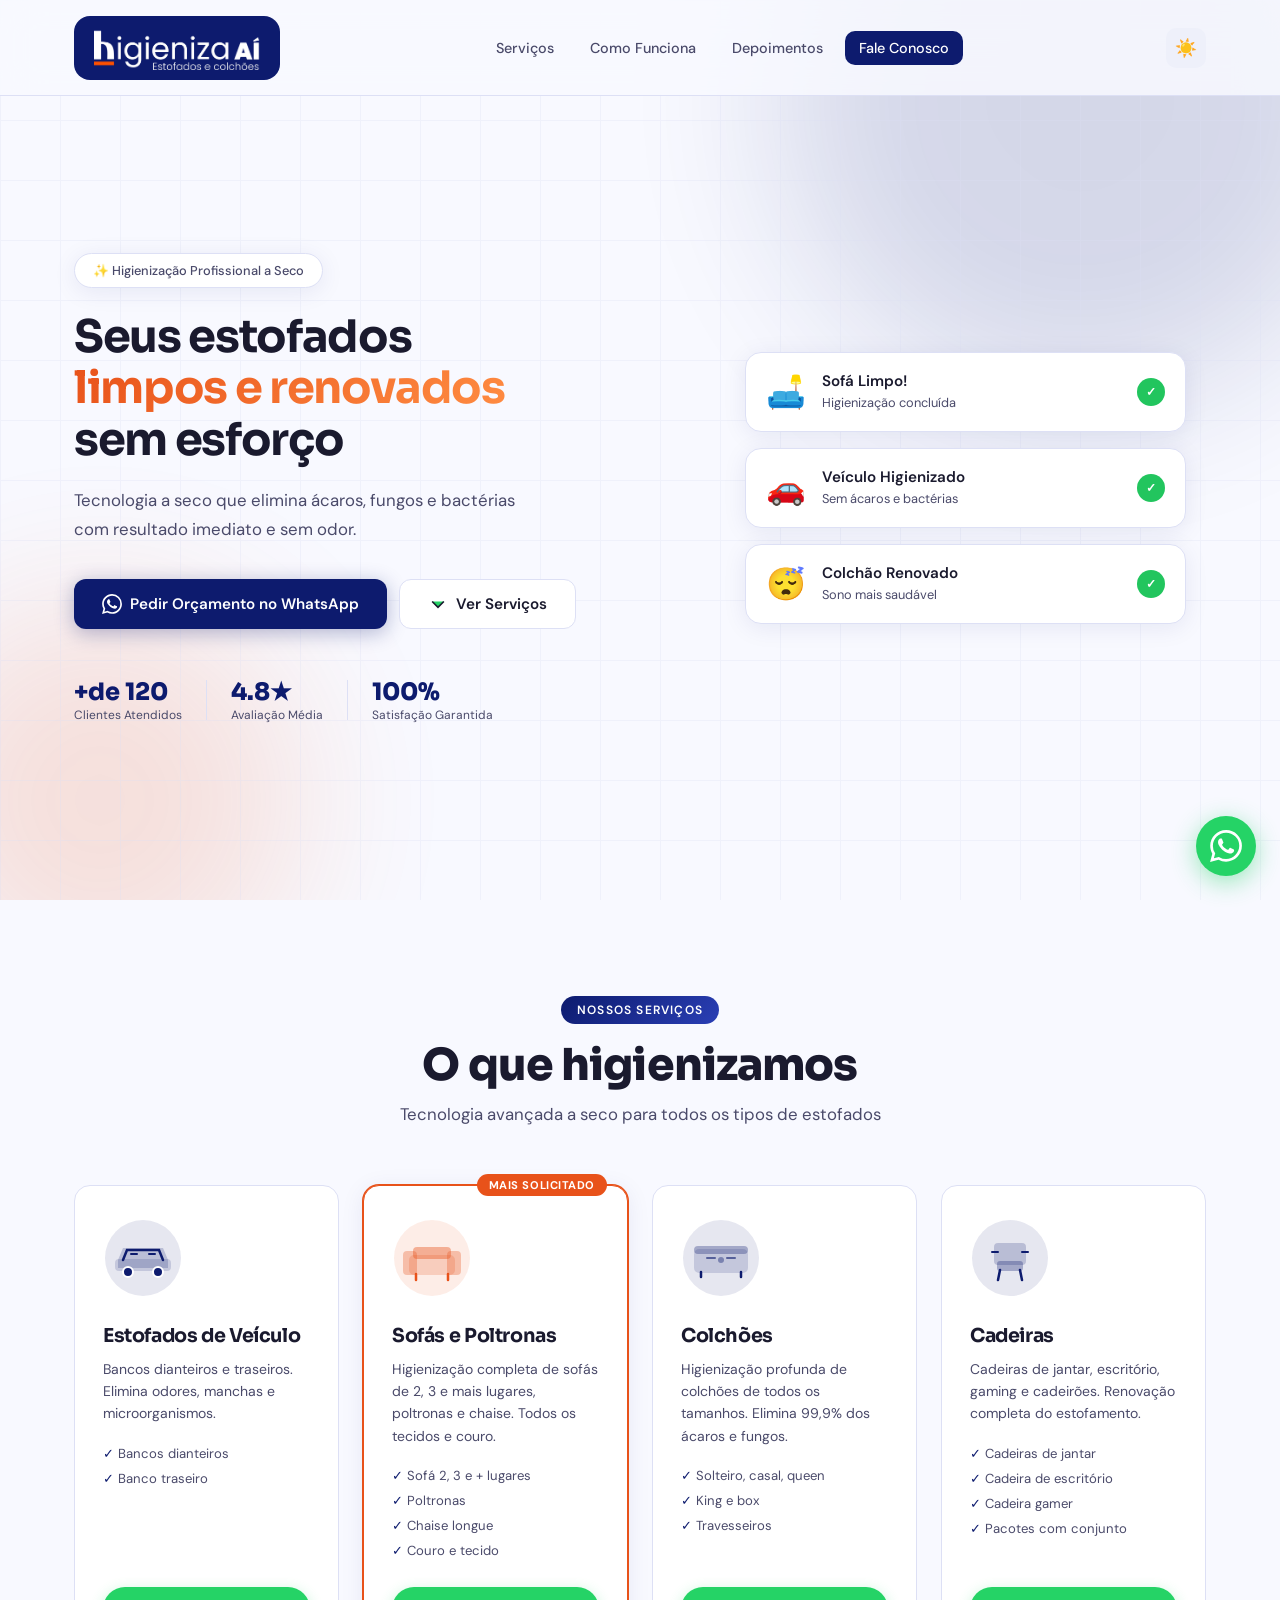
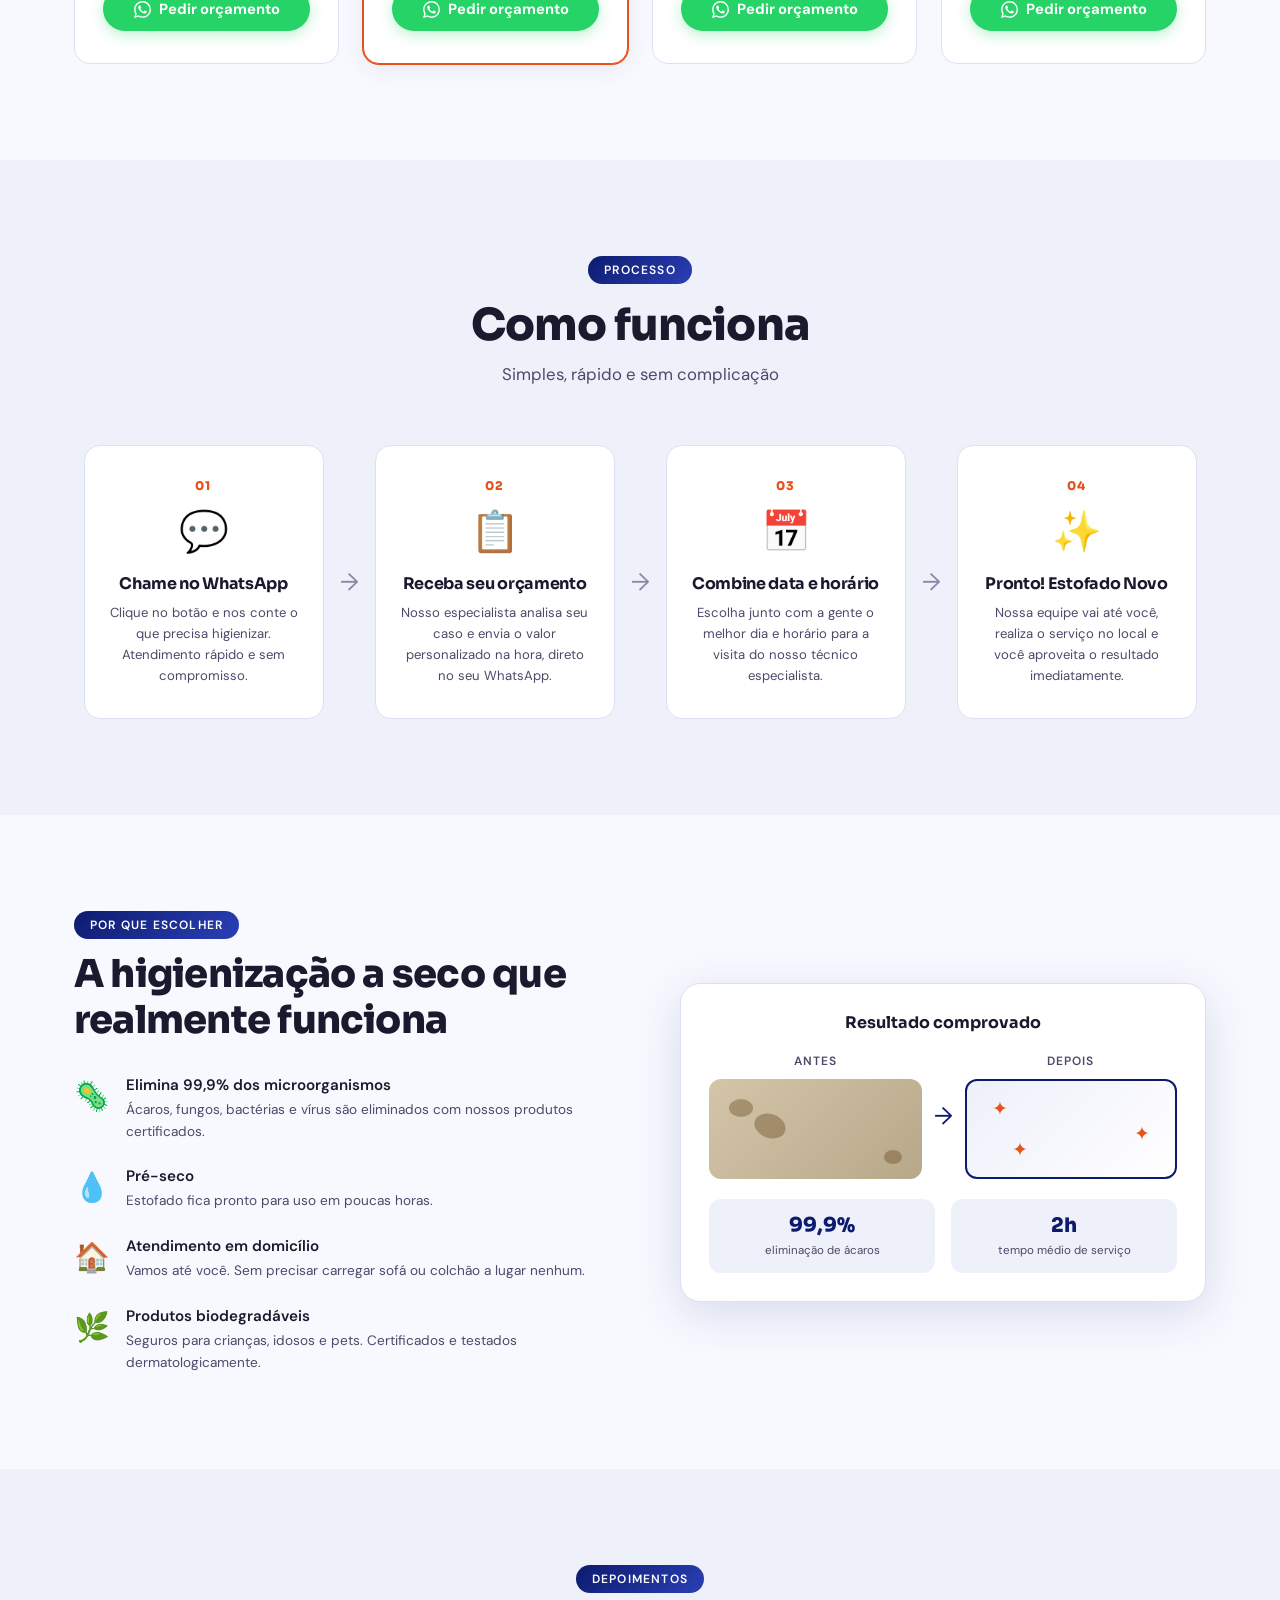
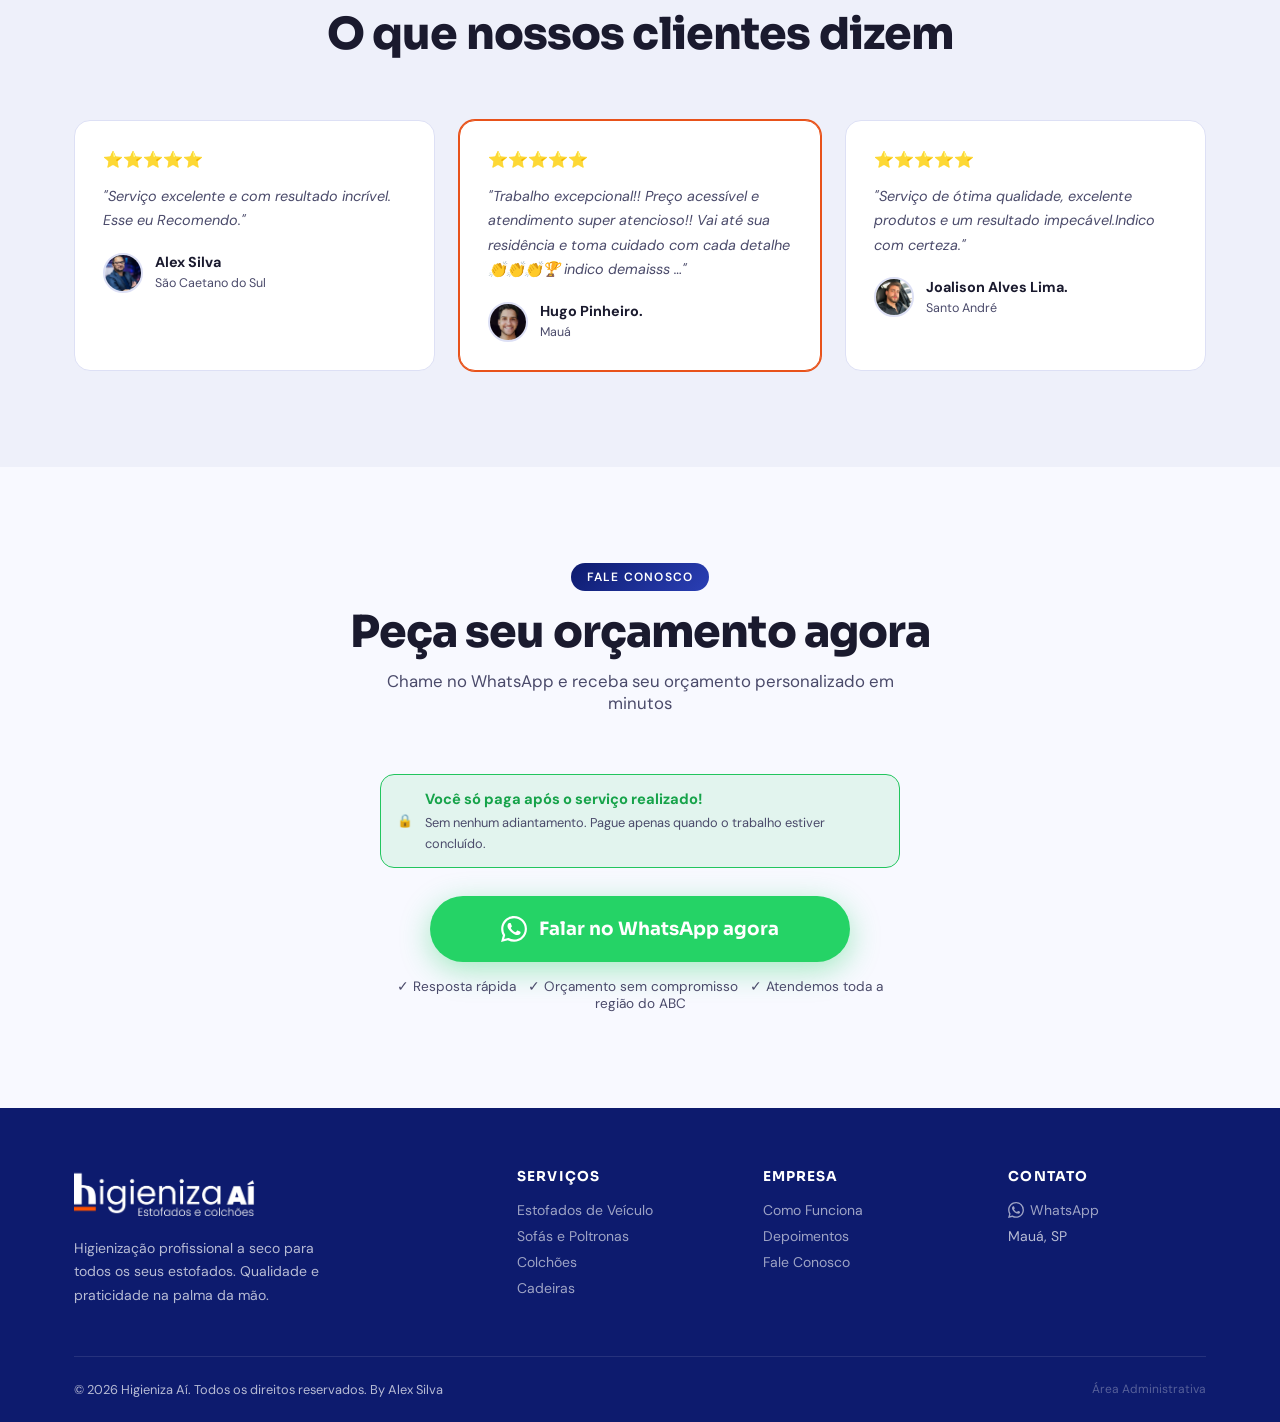
<file: index.html>
<!DOCTYPE html>
<html lang="pt-BR" data-theme="light">
<head>
  <meta charset="UTF-8" />
  <meta name="viewport" content="width=device-width, initial-scale=1.0" />

  <!-- Google Tag Manager -->
  <script>(function(w,d,s,l,i){w[l]=w[l]||[];w[l].push({'gtm.start':
  new Date().getTime(),event:'gtm.js'});var f=d.getElementsByTagName(s)[0],
  j=d.createElement(s),dl=l!='dataLayer'?'&l='+l:'';j.async=true;j.src=
  'https://www.googletagmanager.com/gtm.js?id='+i+dl;f.parentNode.insertBefore(j,f);
  })(window,document,'script','dataLayer','GTM-KP9F4KLF');</script>
  <!-- End Google Tag Manager -->

  <!-- Meta Pixel Code -->
  <script>
  !function(f,b,e,v,n,t,s)
  {if(f.fbq)return;n=f.fbq=function(){n.callMethod?
  n.callMethod.apply(n,arguments):n.queue.push(arguments)};
  if(!f._fbq)f._fbq=n;n.push=n;n.loaded=!0;n.version='2.0';
  n.queue=[];t=b.createElement(e);t.async=!0;
  t.src=v;s=b.getElementsByTagName(e)[0];
  s.parentNode.insertBefore(t,s)}(window, document,'script',
  'https://connect.facebook.net/en_US/fbevents.js');
  fbq('init', '1534854438224115');
  fbq('track', 'PageView');
  </script>
  <noscript><img height="1" width="1" style="display:none"
  src="https://www.facebook.com/tr?id=1534854438224115&ev=PageView&noscript=1"
  /></noscript>
  <!-- End Meta Pixel Code -->

  <title>Higieniza Aí — Lavagem a Seco Profissional</title>
  <meta name="description" content="Higienização profissional a seco de estofados, sofás, colchões e veículos. Orçamento em minutos." />
  <link rel="manifest" href="manifest.json" />
  <link rel="icon" href="data:image/svg+xml,<svg xmlns='http://www.w3.org/2000/svg' viewBox='0 0 100 100'><circle cx='50' cy='50' r='50' fill='%230D1B6E'/><text y='.9em' font-size='70' x='15' fill='white'>h</text></svg>" />
  <link href="https://fonts.googleapis.com/css2?family=Sora:wght@500;600;700;800&family=DM+Sans:wght@300;400;500&display=swap" rel="stylesheet" />
  <link rel="stylesheet" href="style.css" />
</head>
<body>

<!-- Google Tag Manager (noscript) -->
<noscript><iframe src="https://www.googletagmanager.com/ns.html?id=GTM-KP9F4KLF"
height="0" width="0" style="display:none;visibility:hidden"></iframe></noscript>
<!-- End Google Tag Manager (noscript) -->

<!-- NAVBAR -->
<nav class="navbar" id="navbar">
  <div class="nav-container">
    <a href="#" class="nav-logo">
      <img src="img/logo_frente.png" alt="Higieniza Aí" class="logo-img" />
    </a>
    <ul class="nav-links">
      <li><a href="#servicos">Serviços</a></li>
      <li><a href="#como-funciona">Como Funciona</a></li>
      <li><a href="#depoimentos">Depoimentos</a></li>
      <li><a href="#contato" class="btn-nav">Fale Conosco</a></li>
    </ul>
    <div class="nav-actions">
      <button class="theme-toggle" id="themeToggle" title="Alternar tema">
        <span class="icon-sun">☀️</span>
        <span class="icon-moon">🌙</span>
      </button>
      <button class="nav-burger" id="navBurger">
        <span></span><span></span><span></span>
      </button>
    </div>
  </div>
  <div class="nav-mobile" id="navMobile">
    <a href="#servicos">Serviços</a>
    <a href="#como-funciona">Como Funciona</a>
    <a href="#depoimentos">Depoimentos</a>
    <a href="#contato">Fale Conosco</a>
  </div>
</nav>

<!-- HERO -->
<section class="hero" id="hero">
  <div class="hero-bg">
    <div class="hero-orb orb1"></div>
    <div class="hero-orb orb2"></div>
    <div class="hero-grid"></div>
  </div>
  <div class="hero-inner">
  <div class="hero-content">
    <div class="hero-badge">✨ Higienização Profissional a Seco</div>
    <h1 class="hero-title">
      Seus estofados<br class="br-desktop"/>
      <span class="gradient-text">limpos e renovados</span><br class="br-desktop"/>
      sem esforço
    </h1>
    <p class="hero-subtitle">
      Tecnologia a seco que elimina ácaros, fungos e bactérias<br/>
      com resultado imediato e sem odor.
    </p>
    <div class="hero-ctas">
      <a href="https://wa.me/5511992067073?text=Ol%C3%A1%2C%20vim%20do%20site%20e%20gostaria%20de%20um%20or%C3%A7amento%20para%20higieniza%C3%A7%C3%A3o." target="_blank" class="btn-primary">
        <svg width="20" height="20" viewBox="0 0 24 24" fill="currentColor"><path d="M17.472 14.382c-.297-.149-1.758-.867-2.03-.967-.273-.099-.471-.148-.67.15-.197.297-.767.966-.94 1.164-.173.199-.347.223-.644.075-.297-.15-1.255-.463-2.39-1.475-.883-.788-1.48-1.761-1.653-2.059-.173-.297-.018-.458.13-.606.134-.133.298-.347.446-.52.149-.174.198-.298.298-.497.099-.198.05-.371-.025-.52-.075-.149-.669-1.612-.916-2.207-.242-.579-.487-.5-.669-.51-.173-.008-.371-.01-.57-.01-.198 0-.52.074-.792.372-.272.297-1.04 1.016-1.04 2.479 0 1.462 1.065 2.875 1.213 3.074.149.198 2.096 3.2 5.077 4.487.709.306 1.262.489 1.694.625.712.227 1.36.195 1.871.118.571-.085 1.758-.719 2.006-1.413.248-.694.248-1.289.173-1.413-.074-.124-.272-.198-.57-.347m-5.421 7.403h-.004a9.87 9.87 0 01-5.031-1.378l-.361-.214-3.741.982.998-3.648-.235-.374a9.86 9.86 0 01-1.51-5.26c.001-5.45 4.436-9.884 9.888-9.884 2.64 0 5.122 1.03 6.988 2.898a9.825 9.825 0 012.893 6.994c-.003 5.45-4.437 9.884-9.885 9.884m8.413-18.297A11.815 11.815 0 0012.05 0C5.495 0 .16 5.335.157 11.892c0 2.096.547 4.142 1.588 5.945L.057 24l6.305-1.654a11.882 11.882 0 005.683 1.448h.005c6.554 0 11.89-5.335 11.893-11.893a11.821 11.821 0 00-3.48-8.413z"/></svg>
        Pedir Orçamento no WhatsApp
      </a>
      <a href="#servicos" class="btn-secondary">
        <svg width="20" height="20" viewBox="0 0 24 24" fill="none" stroke="currentColor" stroke-width="2"><path d="M19 9l-7 7-7-7"/></svg>
        Ver Serviços
      </a>
    </div>
    <div class="hero-stats">
      <div class="stat">
        <span class="stat-num">+de 120</span>
        <span class="stat-label">Clientes Atendidos</span>
      </div>
      <div class="stat-divider"></div>
      <div class="stat">
        <span class="stat-num">4.8★</span>
        <span class="stat-label">Avaliação Média</span>
      </div>
      <div class="stat-divider"></div>
      <div class="stat">
        <span class="stat-num">100%</span>
        <span class="stat-label">Satisfação Garantida</span>
      </div>
    </div>
  </div>
  <div class="hero-visual">
    <div class="hero-card floating">
      <div class="card-icon">🛋️</div>
      <div class="card-info">
        <strong>Sofá Limpo!</strong>
        <span>Higienização concluída</span>
      </div>
      <div class="card-check">✓</div>
    </div>
    <div class="hero-card floating delay1">
      <div class="card-icon">🚗</div>
      <div class="card-info">
        <strong>Veículo Higienizado</strong>
        <span>Sem ácaros e bactérias</span>
      </div>
      <div class="card-check">✓</div>
    </div>
    <div class="hero-card floating delay2">
      <div class="card-icon">😴</div>
      <div class="card-info">
        <strong>Colchão Renovado</strong>
        <span>Sono mais saudável</span>
      </div>
      <div class="card-check">✓</div>
    </div>
  </div>
  </div>
</section>

<!-- SERVIÇOS -->
<section class="section" id="servicos">
  <div class="container">
    <div class="section-header">
      <span class="section-tag">Nossos Serviços</span>
      <h2>O que higienizamos</h2>
      <p>Tecnologia avançada a seco para todos os tipos de estofados</p>
    </div>
    <div class="services-grid">

      <div class="service-card" data-service="carro">
        <div class="service-icon-wrap">
          <svg class="service-svg" viewBox="0 0 80 80" fill="none">
            <circle cx="40" cy="40" r="38" fill="var(--blue)" opacity="0.1"/>
            <path d="M15 42l5-12h40l5 12v8H15v-8z" fill="var(--blue)" opacity="0.2"/>
            <path d="M20 42l4-10h32l4 10" stroke="var(--blue)" stroke-width="2.5" stroke-linecap="round"/>
            <rect x="13" y="42" width="54" height="10" rx="3" fill="var(--blue)" opacity="0.15" stroke="var(--blue)" stroke-width="2"/>
            <circle cx="25" cy="54" r="5" fill="var(--blue)" stroke="white" stroke-width="2"/>
            <circle cx="55" cy="54" r="5" fill="var(--blue)" stroke="white" stroke-width="2"/>
            <path d="M28 36h6M46 36h6" stroke="var(--blue)" stroke-width="2" stroke-linecap="round"/>
          </svg>
        </div>
        <h3>Estofados de Veículo</h3>
        <p>Bancos dianteiros e traseiros. Elimina odores, manchas e microorganismos.</p>
        <ul class="service-items">
          <li>✓ Bancos dianteiros</li>
          <li>✓ Banco traseiro</li>
       
        </ul>
        <a href="https://wa.me/5511992067073?text=Ol%C3%A1%2C%20vim%20do%20site%20e%20gostaria%20de%20um%20or%C3%A7amento%20para%20higieniza%C3%A7%C3%A3o%20de%20estofados%20do%20meu%20ve%C3%ADculo." target="_blank" class="service-cta-whats">
          <svg width="17" height="17" viewBox="0 0 24 24" fill="currentColor"><path d="M17.472 14.382c-.297-.149-1.758-.867-2.03-.967-.273-.099-.471-.148-.67.15-.197.297-.767.966-.94 1.164-.173.199-.347.223-.644.075-.297-.15-1.255-.463-2.39-1.475-.883-.788-1.48-1.761-1.653-2.059-.173-.297-.018-.458.13-.606.134-.133.298-.347.446-.52.149-.174.198-.298.298-.497.099-.198.05-.371-.025-.52-.075-.149-.669-1.612-.916-2.207-.242-.579-.487-.5-.669-.51-.173-.008-.371-.01-.57-.01-.198 0-.52.074-.792.372-.272.297-1.04 1.016-1.04 2.479 0 1.462 1.065 2.875 1.213 3.074.149.198 2.096 3.2 5.077 4.487.709.306 1.262.489 1.694.625.712.227 1.36.195 1.871.118.571-.085 1.758-.719 2.006-1.413.248-.694.248-1.289.173-1.413-.074-.124-.272-.198-.57-.347m-5.421 7.403h-.004a9.87 9.87 0 01-5.031-1.378l-.361-.214-3.741.982.998-3.648-.235-.374a9.86 9.86 0 01-1.51-5.26c.001-5.45 4.436-9.884 9.888-9.884 2.64 0 5.122 1.03 6.988 2.898a9.825 9.825 0 012.893 6.994c-.003 5.45-4.437 9.884-9.885 9.884m8.413-18.297A11.815 11.815 0 0012.05 0C5.495 0 .16 5.335.157 11.892c0 2.096.547 4.142 1.588 5.945L.057 24l6.305-1.654a11.882 11.882 0 005.683 1.448h.005c6.554 0 11.89-5.335 11.893-11.893a11.821 11.821 0 00-3.48-8.413z"/></svg>
          Pedir orçamento
        </a>
      </div>

      <div class="service-card featured" data-service="sofa">
        <div class="service-badge">Mais Solicitado</div>
        <div class="service-icon-wrap">
          <svg class="service-svg" viewBox="0 0 80 80" fill="none">
            <circle cx="40" cy="40" r="38" fill="var(--orange)" opacity="0.1"/>
            <rect x="18" y="38" width="44" height="18" rx="4" fill="var(--orange)" opacity="0.2" stroke="var(--orange)" stroke-width="2"/>
            <rect x="12" y="34" width="12" height="22" rx="3" fill="var(--orange)" opacity="0.3" stroke="var(--orange)" stroke-width="2"/>
            <rect x="56" y="34" width="12" height="22" rx="3" fill="var(--orange)" opacity="0.3" stroke="var(--orange)" stroke-width="2"/>
            <rect x="22" y="30" width="36" height="10" rx="3" fill="var(--orange)" opacity="0.4" stroke="var(--orange)" stroke-width="2"/>
            <line x1="24" y1="56" x2="24" y2="62" stroke="var(--orange)" stroke-width="2.5" stroke-linecap="round"/>
            <line x1="56" y1="56" x2="56" y2="62" stroke="var(--orange)" stroke-width="2.5" stroke-linecap="round"/>
          </svg>
        </div>
        <h3>Sofás e Poltronas</h3>
        <p>Higienização completa de sofás de 2, 3 e mais lugares, poltronas e chaise. Todos os tecidos e couro.</p>
        <ul class="service-items">
          <li>✓ Sofá 2, 3 e + lugares</li>
          <li>✓ Poltronas</li>
          <li>✓ Chaise longue</li>
          <li>✓ Couro e tecido</li>
        </ul>
        <a href="https://wa.me/5511992067073?text=Ol%C3%A1%2C%20vim%20do%20site%20e%20gostaria%20de%20um%20or%C3%A7amento%20para%20higieniza%C3%A7%C3%A3o%20de%20sof%C3%A1." target="_blank" class="service-cta-whats">
          <svg width="17" height="17" viewBox="0 0 24 24" fill="currentColor"><path d="M17.472 14.382c-.297-.149-1.758-.867-2.03-.967-.273-.099-.471-.148-.67.15-.197.297-.767.966-.94 1.164-.173.199-.347.223-.644.075-.297-.15-1.255-.463-2.39-1.475-.883-.788-1.48-1.761-1.653-2.059-.173-.297-.018-.458.13-.606.134-.133.298-.347.446-.52.149-.174.198-.298.298-.497.099-.198.05-.371-.025-.52-.075-.149-.669-1.612-.916-2.207-.242-.579-.487-.5-.669-.51-.173-.008-.371-.01-.57-.01-.198 0-.52.074-.792.372-.272.297-1.04 1.016-1.04 2.479 0 1.462 1.065 2.875 1.213 3.074.149.198 2.096 3.2 5.077 4.487.709.306 1.262.489 1.694.625.712.227 1.36.195 1.871.118.571-.085 1.758-.719 2.006-1.413.248-.694.248-1.289.173-1.413-.074-.124-.272-.198-.57-.347m-5.421 7.403h-.004a9.87 9.87 0 01-5.031-1.378l-.361-.214-3.741.982.998-3.648-.235-.374a9.86 9.86 0 01-1.51-5.26c.001-5.45 4.436-9.884 9.888-9.884 2.64 0 5.122 1.03 6.988 2.898a9.825 9.825 0 012.893 6.994c-.003 5.45-4.437 9.884-9.885 9.884m8.413-18.297A11.815 11.815 0 0012.05 0C5.495 0 .16 5.335.157 11.892c0 2.096.547 4.142 1.588 5.945L.057 24l6.305-1.654a11.882 11.882 0 005.683 1.448h.005c6.554 0 11.89-5.335 11.893-11.893a11.821 11.821 0 00-3.48-8.413z"/></svg>
          Pedir orçamento
        </a>
      </div>

      <div class="service-card" data-service="colchao">
        <div class="service-icon-wrap">
          <svg class="service-svg" viewBox="0 0 80 80" fill="none">
            <circle cx="40" cy="40" r="38" fill="var(--blue)" opacity="0.1"/>
            <rect x="14" y="32" width="52" height="22" rx="4" fill="var(--blue)" opacity="0.15" stroke="var(--blue)" stroke-width="2"/>
            <rect x="14" y="29" width="52" height="6" rx="3" fill="var(--blue)" opacity="0.3" stroke="var(--blue)" stroke-width="2"/>
            <path d="M20 54v5M60 54v5" stroke="var(--blue)" stroke-width="2.5" stroke-linecap="round"/>
            <path d="M26 40h8M46 40h8" stroke="var(--blue)" stroke-width="2" stroke-linecap="round" opacity="0.6"/>
            <circle cx="40" cy="42" r="3" fill="var(--blue)" opacity="0.4"/>
          </svg>
        </div>
        <h3>Colchões</h3>
        <p>Higienização profunda de colchões de todos os tamanhos. Elimina 99,9% dos ácaros e fungos.</p>
        <ul class="service-items">
          <li>✓ Solteiro, casal, queen</li>
          <li>✓ King e box</li>
          <li>✓ Travesseiros</li>
         
        </ul>
        <a href="https://wa.me/5511992067073?text=Ol%C3%A1%2C%20vim%20do%20site%20e%20gostaria%20de%20um%20or%C3%A7amento%20para%20higieniza%C3%A7%C3%A3o%20de%20colch%C3%A3o." target="_blank" class="service-cta-whats">
          <svg width="17" height="17" viewBox="0 0 24 24" fill="currentColor"><path d="M17.472 14.382c-.297-.149-1.758-.867-2.03-.967-.273-.099-.471-.148-.67.15-.197.297-.767.966-.94 1.164-.173.199-.347.223-.644.075-.297-.15-1.255-.463-2.39-1.475-.883-.788-1.48-1.761-1.653-2.059-.173-.297-.018-.458.13-.606.134-.133.298-.347.446-.52.149-.174.198-.298.298-.497.099-.198.05-.371-.025-.52-.075-.149-.669-1.612-.916-2.207-.242-.579-.487-.5-.669-.51-.173-.008-.371-.01-.57-.01-.198 0-.52.074-.792.372-.272.297-1.04 1.016-1.04 2.479 0 1.462 1.065 2.875 1.213 3.074.149.198 2.096 3.2 5.077 4.487.709.306 1.262.489 1.694.625.712.227 1.36.195 1.871.118.571-.085 1.758-.719 2.006-1.413.248-.694.248-1.289.173-1.413-.074-.124-.272-.198-.57-.347m-5.421 7.403h-.004a9.87 9.87 0 01-5.031-1.378l-.361-.214-3.741.982.998-3.648-.235-.374a9.86 9.86 0 01-1.51-5.26c.001-5.45 4.436-9.884 9.888-9.884 2.64 0 5.122 1.03 6.988 2.898a9.825 9.825 0 012.893 6.994c-.003 5.45-4.437 9.884-9.885 9.884m8.413-18.297A11.815 11.815 0 0012.05 0C5.495 0 .16 5.335.157 11.892c0 2.096.547 4.142 1.588 5.945L.057 24l6.305-1.654a11.882 11.882 0 005.683 1.448h.005c6.554 0 11.89-5.335 11.893-11.893a11.821 11.821 0 00-3.48-8.413z"/></svg>
          Pedir orçamento
        </a>
      </div>

      <div class="service-card" data-service="cadeira">
        <div class="service-icon-wrap">
          <svg class="service-svg" viewBox="0 0 80 80" fill="none">
            <circle cx="40" cy="40" r="38" fill="var(--blue)" opacity="0.1"/>
            <rect x="25" y="26" width="30" height="20" rx="3" fill="var(--blue)" opacity="0.2" stroke="var(--blue)" stroke-width="2"/>
            <rect x="28" y="44" width="24" height="8" rx="2" fill="var(--blue)" opacity="0.3" stroke="var(--blue)" stroke-width="2"/>
            <line x1="30" y1="52" x2="28" y2="62" stroke="var(--blue)" stroke-width="2.5" stroke-linecap="round"/>
            <line x1="50" y1="52" x2="52" y2="62" stroke="var(--blue)" stroke-width="2.5" stroke-linecap="round"/>
            <line x1="22" y1="34" x2="28" y2="34" stroke="var(--blue)" stroke-width="2" stroke-linecap="round"/>
            <line x1="52" y1="34" x2="58" y2="34" stroke="var(--blue)" stroke-width="2" stroke-linecap="round"/>
          </svg>
        </div>
        <h3>Cadeiras</h3>
        <p>Cadeiras de jantar, escritório, gaming e cadeirões. Renovação completa do estofamento.</p>
        <ul class="service-items">
          <li>✓ Cadeiras de jantar</li>
          <li>✓ Cadeira de escritório</li>
          <li>✓ Cadeira gamer</li>
          <li>✓ Pacotes com conjunto</li>
        </ul>
        <a href="https://wa.me/5511992067073?text=Ol%C3%A1%2C%20vim%20do%20site%20e%20gostaria%20de%20um%20or%C3%A7amento%20para%20higieniza%C3%A7%C3%A3o%20de%20cadeiras." target="_blank" class="service-cta-whats">
          <svg width="17" height="17" viewBox="0 0 24 24" fill="currentColor"><path d="M17.472 14.382c-.297-.149-1.758-.867-2.03-.967-.273-.099-.471-.148-.67.15-.197.297-.767.966-.94 1.164-.173.199-.347.223-.644.075-.297-.15-1.255-.463-2.39-1.475-.883-.788-1.48-1.761-1.653-2.059-.173-.297-.018-.458.13-.606.134-.133.298-.347.446-.52.149-.174.198-.298.298-.497.099-.198.05-.371-.025-.52-.075-.149-.669-1.612-.916-2.207-.242-.579-.487-.5-.669-.51-.173-.008-.371-.01-.57-.01-.198 0-.52.074-.792.372-.272.297-1.04 1.016-1.04 2.479 0 1.462 1.065 2.875 1.213 3.074.149.198 2.096 3.2 5.077 4.487.709.306 1.262.489 1.694.625.712.227 1.36.195 1.871.118.571-.085 1.758-.719 2.006-1.413.248-.694.248-1.289.173-1.413-.074-.124-.272-.198-.57-.347m-5.421 7.403h-.004a9.87 9.87 0 01-5.031-1.378l-.361-.214-3.741.982.998-3.648-.235-.374a9.86 9.86 0 01-1.51-5.26c.001-5.45 4.436-9.884 9.888-9.884 2.64 0 5.122 1.03 6.988 2.898a9.825 9.825 0 012.893 6.994c-.003 5.45-4.437 9.884-9.885 9.884m8.413-18.297A11.815 11.815 0 0012.05 0C5.495 0 .16 5.335.157 11.892c0 2.096.547 4.142 1.588 5.945L.057 24l6.305-1.654a11.882 11.882 0 005.683 1.448h.005c6.554 0 11.89-5.335 11.893-11.893a11.821 11.821 0 00-3.48-8.413z"/></svg>
          Pedir orçamento
        </a>
      </div>

    </div>
  </div>
</section>

<!-- COMO FUNCIONA -->
<section class="section bg-alt" id="como-funciona">
  <div class="container">
    <div class="section-header">
      <span class="section-tag">Processo</span>
      <h2>Como funciona</h2>
      <p>Simples, rápido e sem complicação</p>
    </div>
    <div class="steps-grid">
      <div class="step-card">
        <div class="step-number">01</div>
        <div class="step-icon">💬</div>
        <h3>Chame no WhatsApp</h3>
        <p>Clique no botão e nos conte o que precisa higienizar. Atendimento rápido e sem compromisso.</p>
      </div>
      <div class="step-arrow">→</div>
      <div class="step-card">
        <div class="step-number">02</div>
        <div class="step-icon">📋</div>
        <h3>Receba seu orçamento</h3>
        <p>Nosso especialista analisa seu caso e envia o valor personalizado na hora, direto no seu WhatsApp.</p>
      </div>
      <div class="step-arrow">→</div>
      <div class="step-card">
        <div class="step-number">03</div>
        <div class="step-icon">📅</div>
        <h3>Combine data e horário</h3>
        <p>Escolha junto com a gente o melhor dia e horário para a visita do nosso técnico especialista.</p>
      </div>
      <div class="step-arrow">→</div>
      <div class="step-card">
        <div class="step-number">04</div>
        <div class="step-icon">✨</div>
        <h3>Pronto! Estofado Novo</h3>
        <p>Nossa equipe vai até você, realiza o serviço no local e você aproveita o resultado imediatamente.</p>
      </div>
    </div>
  </div>
</section>

<!-- BENEFÍCIOS -->
<section class="section" id="beneficios">
  <div class="container">
    <div class="benefits-layout">
      <div class="benefits-text">
        <span class="section-tag">Por que escolher</span>
        <h2>A higienização a seco que realmente funciona</h2>
        <div class="benefit-list">
          <div class="benefit-item">
            <div class="benefit-icon">🦠</div>
            <div>
              <h4>Elimina 99,9% dos microorganismos</h4>
              <p>Ácaros, fungos, bactérias e vírus são eliminados com nossos produtos certificados.</p>
            </div>
          </div>
          <div class="benefit-item">
            <div class="benefit-icon">💧</div>
            <div>
              <h4>Pré-seco</h4>
              <p>Estofado fica pronto para uso em poucas horas.</p>
            </div>
          </div>
          <div class="benefit-item">
            <div class="benefit-icon">🏠</div>
            <div>
              <h4>Atendimento em domicílio</h4>
              <p>Vamos até você. Sem precisar carregar sofá ou colchão a lugar nenhum.</p>
            </div>
          </div>
          <div class="benefit-item">
            <div class="benefit-icon">🌿</div>
            <div>
              <h4>Produtos biodegradáveis</h4>
              <p>Seguros para crianças, idosos e pets. Certificados e testados dermatologicamente.</p>
            </div>
          </div>
        </div>
      </div>
      <div class="benefits-visual">
        <div class="visual-card">
          <div class="vc-header">Resultado comprovado</div>
          <div class="vc-before-after">
            <div class="vc-side before">
              <div class="vc-label">Antes</div>
              <div class="vc-illustration dirty">
                <div class="dirt-spot s1"></div>
                <div class="dirt-spot s2"></div>
                <div class="dirt-spot s3"></div>
              </div>
            </div>
            <div class="vc-arrow">→</div>
            <div class="vc-side after">
              <div class="vc-label">Depois</div>
              <div class="vc-illustration clean">
                <div class="sparkle sp1">✦</div>
                <div class="sparkle sp2">✦</div>
                <div class="sparkle sp3">✦</div>
              </div>
            </div>
          </div>
          <div class="vc-stats">
            <div class="vc-stat"><span>99,9%</span><small>eliminação de ácaros</small></div>
            <div class="vc-stat"><span>2h</span><small>tempo médio de serviço</small></div>
          </div>
        </div>
      </div>
    </div>
  </div>
</section>

<!-- DEPOIMENTOS -->
<section class="section bg-alt" id="depoimentos">
  <div class="container">
    <div class="section-header">
      <span class="section-tag">Depoimentos</span>
      <h2>O que nossos clientes dizem</h2>
    </div>
    <div class="testimonials-grid">
      <div class="testimonial-card">
        <div class="stars">⭐⭐⭐⭐⭐</div>
        <p>"Serviço excelente e com resultado incrível. Esse eu Recomendo."</p>
        <div class="testimonial-author">
          <img src="img/depoimento_alex.jpg" alt="Alex Silva" class="author-avatar author-photo" />
          <div>
            <strong>Alex Silva</strong>
            <span>São Caetano do Sul</span>
          </div>
        </div>
      </div>
      <div class="testimonial-card featured-t">
        <div class="stars">⭐⭐⭐⭐⭐</div>
        <p>"Trabalho excepcional!! Preço acessível e atendimento super atencioso!! Vai até sua residência e toma cuidado com cada detalhe 👏👏👏🏆 indico demaisss …"</p>
        <div class="testimonial-author">
          <img src="img/depoimento_hugo.jpg" alt="Hugo Pinheiro" class="author-avatar author-photo" />
          <div>
            <strong>Hugo Pinheiro.</strong>
            <span>Mauá</span>
          </div>
        </div>
      </div>
      <div class="testimonial-card">
        <div class="stars">⭐⭐⭐⭐⭐</div>
        <p>"Serviço de ótima qualidade, excelente produtos e um resultado impecável.Indico com certeza."</p>
        <div class="testimonial-author">
          <img src="img/depoimento_joalisson.jpg" alt="Joalison Alves Lima" class="author-avatar author-photo" />
          <div>
            <strong>Joalison Alves Lima.</strong>
            <span>Santo André</span>
          </div>
        </div>
      </div>
    </div>
  </div>
</section>

<!-- FORMULÁRIO DE ORÇAMENTO -->
<!-- CTA FINAL - WHATSAPP -->
<section class="section" id="contato">
  <div class="container">
    <div class="section-header">
      <span class="section-tag">Fale Conosco</span>
      <h2>Peça seu orçamento agora</h2>
      <p>Chame no WhatsApp e receba seu orçamento personalizado em minutos</p>
    </div>

    <div style="max-width:520px;margin:0 auto;text-align:center">
      <div class="orc-pague-depois" style="margin-bottom:28px">
        <span class="orc-pd-icon">🔒</span>
        <div>
          <strong>Você só paga após o serviço realizado!</strong>
          <span>Sem nenhum adiantamento. Pague apenas quando o trabalho estiver concluído.</span>
        </div>
      </div>

      <a href="https://wa.me/5511992067073?text=Ol%C3%A1%2C%20vim%20do%20site%20e%20gostaria%20de%20um%20or%C3%A7amento%20para%20higieniza%C3%A7%C3%A3o." target="_blank" class="btn-whats-cta">
        <svg width="26" height="26" viewBox="0 0 24 24" fill="currentColor"><path d="M17.472 14.382c-.297-.149-1.758-.867-2.03-.967-.273-.099-.471-.148-.67.15-.197.297-.767.966-.94 1.164-.173.199-.347.223-.644.075-.297-.15-1.255-.463-2.39-1.475-.883-.788-1.48-1.761-1.653-2.059-.173-.297-.018-.458.13-.606.134-.133.298-.347.446-.52.149-.174.198-.298.298-.497.099-.198.05-.371-.025-.52-.075-.149-.669-1.612-.916-2.207-.242-.579-.487-.5-.669-.51-.173-.008-.371-.01-.57-.01-.198 0-.52.074-.792.372-.272.297-1.04 1.016-1.04 2.479 0 1.462 1.065 2.875 1.213 3.074.149.198 2.096 3.2 5.077 4.487.709.306 1.262.489 1.694.625.712.227 1.36.195 1.871.118.571-.085 1.758-.719 2.006-1.413.248-.694.248-1.289.173-1.413-.074-.124-.272-.198-.57-.347m-5.421 7.403h-.004a9.87 9.87 0 01-5.031-1.378l-.361-.214-3.741.982.998-3.648-.235-.374a9.86 9.86 0 01-1.51-5.26c.001-5.45 4.436-9.884 9.888-9.884 2.64 0 5.122 1.03 6.988 2.898a9.825 9.825 0 012.893 6.994c-.003 5.45-4.437 9.884-9.885 9.884m8.413-18.297A11.815 11.815 0 0012.05 0C5.495 0 .16 5.335.157 11.892c0 2.096.547 4.142 1.588 5.945L.057 24l6.305-1.654a11.882 11.882 0 005.683 1.448h.005c6.554 0 11.89-5.335 11.893-11.893a11.821 11.821 0 00-3.48-8.413z"/></svg>
        Falar no WhatsApp agora
      </a>

      <p style="font-size:0.85rem;color:var(--text-mid);margin-top:16px">
        ✓ Resposta rápida &nbsp; ✓ Orçamento sem compromisso &nbsp; ✓ Atendemos toda a região do ABC
      </p>
    </div>
  </div>
</section>

<footer class="footer">
  <div class="container">
    <div class="footer-grid">
      <div class="footer-brand">
        <img src="img/logo_frente.png" alt="Higieniza Aí" style="height:48px;margin-bottom:1rem" />
        <p>Higienização profissional a seco para todos os seus estofados. Qualidade e praticidade na palma da mão.</p>
      </div>
      <div class="footer-links">
        <h4>Serviços</h4>
        <a href="#servicos">Estofados de Veículo</a>
        <a href="#servicos">Sofás e Poltronas</a>
        <a href="#servicos">Colchões</a>
        <a href="#servicos">Cadeiras</a>
      </div>
      <div class="footer-links">
        <h4>Empresa</h4>
        <a href="#como-funciona">Como Funciona</a>
        <a href="#depoimentos">Depoimentos</a>
        <a href="#contato">Fale Conosco</a>
      </div>
      <div class="footer-contact">
        <h4>Contato</h4>
        <a href="https://wa.me/5511992067073?text=Ol%C3%A1%2C%20vim%20do%20site%20e%20gostaria%20de%20um%20or%C3%A7amento%20para%20higieniza%C3%A7%C3%A3o." target="_blank">
          <svg width="16" height="16" viewBox="0 0 24 24" fill="currentColor"><path d="M17.472 14.382c-.297-.149-1.758-.867-2.03-.967-.273-.099-.471-.148-.67.15-.197.297-.767.966-.94 1.164-.173.199-.347.223-.644.075-.297-.15-1.255-.463-2.39-1.475-.883-.788-1.48-1.761-1.653-2.059-.173-.297-.018-.458.13-.606.134-.133.298-.347.446-.52.149-.174.198-.298.298-.497.099-.198.05-.371-.025-.52-.075-.149-.669-1.612-.916-2.207-.242-.579-.487-.5-.669-.51-.173-.008-.371-.01-.57-.01-.198 0-.52.074-.792.372-.272.297-1.04 1.016-1.04 2.479 0 1.462 1.065 2.875 1.213 3.074.149.198 2.096 3.2 5.077 4.487.709.306 1.262.489 1.694.625.712.227 1.36.195 1.871.118.571-.085 1.758-.719 2.006-1.413.248-.694.248-1.289.173-1.413-.074-.124-.272-.198-.57-.347m-5.421 7.403h-.004a9.87 9.87 0 01-5.031-1.378l-.361-.214-3.741.982.998-3.648-.235-.374a9.86 9.86 0 01-1.51-5.26c.001-5.45 4.436-9.884 9.888-9.884 2.64 0 5.122 1.03 6.988 2.898a9.825 9.825 0 012.893 6.994c-.003 5.45-4.437 9.884-9.885 9.884m8.413-18.297A11.815 11.815 0 0012.05 0C5.495 0 .16 5.335.157 11.892c0 2.096.547 4.142 1.588 5.945L.057 24l6.305-1.654a11.882 11.882 0 005.683 1.448h.005c6.554 0 11.89-5.335 11.893-11.893a11.821 11.821 0 00-3.48-8.413z"/></svg>
          WhatsApp
        </a>
        <span>Mauá, SP</span>
      </div>
    </div>
    <div class="footer-bottom">
      <p>© 2026 Higieniza Aí. Todos os direitos reservados. By Alex Silva</p>
      <a href="admin.html" class="admin-link">Área Administrativa</a>
    </div>
  </div>
</footer>

<!-- Botão WhatsApp Flutuante -->
<a href="https://wa.me/5511992067073?text=Ol%C3%A1%2C%20vim%20do%20site%20e%20gostaria%20de%20um%20or%C3%A7amento%20para%20higieniza%C3%A7%C3%A3o." target="_blank" class="whatsapp-float" aria-label="Falar no WhatsApp">
  <svg width="32" height="32" viewBox="0 0 24 24" fill="currentColor"><path d="M17.472 14.382c-.297-.149-1.758-.867-2.03-.967-.273-.099-.471-.148-.67.15-.197.297-.767.966-.94 1.164-.173.199-.347.223-.644.075-.297-.15-1.255-.463-2.39-1.475-.883-.788-1.48-1.761-1.653-2.059-.173-.297-.018-.458.13-.606.134-.133.298-.347.446-.52.149-.174.198-.298.298-.497.099-.198.05-.371-.025-.52-.075-.149-.669-1.612-.916-2.207-.242-.579-.487-.5-.669-.51-.173-.008-.371-.01-.57-.01-.198 0-.52.074-.792.372-.272.297-1.04 1.016-1.04 2.479 0 1.462 1.065 2.875 1.213 3.074.149.198 2.096 3.2 5.077 4.487.709.306 1.262.489 1.694.625.712.227 1.36.195 1.871.118.571-.085 1.758-.719 2.006-1.413.248-.694.248-1.289.173-1.413-.074-.124-.272-.198-.57-.347m-5.421 7.403h-.004a9.87 9.87 0 01-5.031-1.378l-.361-.214-3.741.982.998-3.648-.235-.374a9.86 9.86 0 01-1.51-5.26c.001-5.45 4.436-9.884 9.888-9.884 2.64 0 5.122 1.03 6.988 2.898a9.825 9.825 0 012.893 6.994c-.003 5.45-4.437 9.884-9.885 9.884m8.413-18.297A11.815 11.815 0 0012.05 0C5.495 0 .16 5.335.157 11.892c0 2.096.547 4.142 1.588 5.945L.057 24l6.305-1.654a11.882 11.882 0 005.683 1.448h.005c6.554 0 11.89-5.335 11.893-11.893a11.821 11.821 0 00-3.48-8.413z"/></svg>
</a>

<script src="app-lite.js"></script>
</body>
</html>
</file>
<file: style.css>
/* =============================================
   HIGIENIZA AÍ — GLOBAL STYLES
   ============================================= */

/* FONTS */
@import url('https://fonts.googleapis.com/css2?family=Sora:wght@500;600;700;800&family=DM+Sans:ital,wght@0,300;0,400;0,500;1,300&display=swap');

/* VARIABLES */
:root {
  --blue: #0D1B6E;
  --blue-mid: #1a2d9e;
  --blue-light: #2a3fb5;
  --orange: #E8521A;
  --orange-light: #ff6b35;
  --white: #ffffff;
  --bg: #f8f9ff;
  --bg-alt: #eef0fa;
  --text: #1a1a2e;
  --text-mid: #4a4a6a;
  --text-light: #8888aa;
  --border: #dde0f5;
  --card-bg: #ffffff;
  --shadow: 0 4px 24px rgba(13,27,110,0.08);
  --shadow-lg: 0 12px 48px rgba(13,27,110,0.14);
  --radius: 16px;
  --radius-sm: 10px;
  --transition: 0.25s cubic-bezier(0.4,0,0.2,1);
  --nav-h: 96px;
  --font-display: 'Sora', sans-serif;
  --font-body: 'DM Sans', sans-serif;
}

[data-theme="dark"] {
  --bg: #0a0e1a;
  --bg-alt: #0f1428;
  --text: #e8eaf6;
  --text-mid: #9ea3c8;
  --text-light: #6366a0;
  --border: #1e2545;
  --card-bg: #111830;
  --shadow: 0 4px 24px rgba(0,0,0,0.3);
  --shadow-lg: 0 12px 48px rgba(0,0,0,0.4);
}

/* RESET */
*, *::before, *::after { box-sizing: border-box; margin: 0; padding: 0; }
html { scroll-behavior: smooth; }
body {
  font-family: var(--font-body);
  background: var(--bg);
  color: var(--text);
  transition: background var(--transition), color var(--transition);
  overflow-x: hidden;
}
a { text-decoration: none; color: inherit; }
ul { list-style: none; }
img { max-width: 100%; }
input, textarea, select, button { font-family: var(--font-body); }

/* Ajuste de espaçamento para a fonte de títulos (Syne é naturalmente larga)
   Aplica a todos os títulos display da home e do admin para consistência. */
.hero-title, .section-header h2, .benefits-text h2, .agendar-header h2,
.admin-topbar h1, .dash-card-value, .week-day-date, .table-header h3,
.admin-modal h2, .modal h3, .price-total strong, .chart-card-header h3,
.settings-card h3, .step-card h3, .service-card h3, .logo-main {
  letter-spacing: -0.02em;
}

/* SCROLLBAR */
::-webkit-scrollbar { width: 6px; }
::-webkit-scrollbar-track { background: var(--bg); }
::-webkit-scrollbar-thumb { background: var(--blue-light); border-radius: 3px; }

/* =============================================
   LAYOUT
   ============================================= */
.container { max-width: 1180px; margin: 0 auto; padding: 0 24px; }
.section { padding: 96px 0; }
.bg-alt { background: var(--bg-alt); }

.section-header {
  text-align: center;
  margin-bottom: 60px;
}
.section-tag {
  display: inline-block;
  background: linear-gradient(135deg, var(--blue), var(--blue-light));
  color: white;
  font-size: 0.75rem;
  font-weight: 600;
  letter-spacing: 0.1em;
  text-transform: uppercase;
  padding: 6px 16px;
  border-radius: 100px;
  margin-bottom: 16px;
}
.section-header h2 {
  font-family: var(--font-display);
  font-size: clamp(2rem, 4vw, 2.75rem);
  font-weight: 800;
  color: var(--text);
  margin-bottom: 12px;
  line-height: 1.15;
}
.section-header p {
  color: var(--text-mid);
  font-size: 1.05rem;
  max-width: 520px;
  margin: 0 auto;
}

/* =============================================
   NAVBAR
   ============================================= */
.navbar {
  position: fixed;
  top: 0; left: 0; right: 0;
  z-index: 1000;
  height: var(--nav-h);
  background: rgba(var(--bg-rgb, 248,249,255), 0.85);
  backdrop-filter: blur(20px);
  -webkit-backdrop-filter: blur(20px);
  border-bottom: 1px solid var(--border);
  transition: all var(--transition);
}
[data-theme="dark"] .navbar {
  background: rgba(10,14,26,0.85);
}
.navbar.scrolled {
  box-shadow: var(--shadow);
}
.nav-container {
  max-width: 1180px;
  margin: 0 auto;
  padding: 0 24px;
  height: 100%;
  display: flex;
  align-items: center;
  justify-content: space-between;
  gap: 24px;
}
.nav-logo {
  display: flex;
  align-items: center;
  gap: 12px;
  font-family: var(--font-display);
}
.logo-img {
  height: 64px;
  width: auto;
  display: block;
  background: var(--blue);
  padding: 10px 20px;
  border-radius: 16px;
}
[data-theme="dark"] .logo-img {
  background: transparent;
  padding: 10px 0;
}
.logo-circle {
  width: 42px; height: 42px;
  background: var(--blue);
  border-radius: 50%;
  display: flex;
  align-items: center;
  justify-content: center;
  color: white;
  font-size: 1.5rem;
  font-family: var(--font-display);
  font-weight: 800;
  position: relative;
  flex-shrink: 0;
}
.logo-circle::after {
  content: '';
  position: absolute;
  bottom: 6px; left: 50%;
  transform: translateX(-50%);
  width: 18px; height: 3px;
  background: var(--orange);
  border-radius: 2px;
}
.logo-text { display: flex; flex-direction: column; line-height: 1; }
.logo-main { font-size: 1rem; font-weight: 800; color: var(--blue); }
.logo-sub { font-size: 0.65rem; font-weight: 400; color: var(--text-mid); margin-top: 2px; }
[data-theme="dark"] .logo-main { color: var(--white); }

.nav-links {
  display: flex;
  align-items: center;
  gap: 8px;
}
.nav-links a {
  font-size: 0.9rem;
  font-weight: 500;
  color: var(--text-mid);
  padding: 8px 14px;
  border-radius: 8px;
  transition: all var(--transition);
}
.nav-links a:hover { color: var(--blue); background: var(--bg-alt); }
.btn-nav {
  background: var(--blue) !important;
  color: white !important;
  border-radius: 10px !important;
}
.btn-nav:hover { background: var(--blue-mid) !important; }

.nav-actions { display: flex; align-items: center; gap: 8px; }
.theme-toggle {
  width: 40px; height: 40px;
  border: none;
  background: var(--bg-alt);
  border-radius: 10px;
  cursor: pointer;
  font-size: 1.1rem;
  display: flex; align-items: center; justify-content: center;
  transition: all var(--transition);
}
.theme-toggle:hover { background: var(--border); }
[data-theme="light"] .icon-moon { display: none; }
[data-theme="dark"] .icon-sun { display: none; }

.nav-burger {
  display: none;
  flex-direction: column; gap: 5px;
  background: none; border: none;
  cursor: pointer; padding: 8px;
}
.nav-burger span {
  display: block;
  width: 22px; height: 2px;
  background: var(--text);
  border-radius: 2px;
  transition: all var(--transition);
}

.nav-mobile {
  display: none;
  flex-direction: column;
  padding: 12px 24px 16px;
  border-top: 1px solid var(--border);
  background: var(--card-bg);
}
.nav-mobile a {
  padding: 12px 0;
  font-weight: 500;
  color: var(--text-mid);
  border-bottom: 1px solid var(--border);
}
.nav-mobile a:last-child { border: none; color: var(--blue); font-weight: 600; }
.nav-mobile.open { display: flex; }

/* =============================================
   HERO
   ============================================= */
.hero {
  min-height: 100vh;
  padding: calc(var(--nav-h) + 60px) 0 80px;
  display: flex;
  align-items: center;
  position: relative;
  overflow: hidden;
}
.hero-bg {
  position: absolute;
  inset: 0;
  pointer-events: none;
  z-index: 0;
}
.hero-orb {
  position: absolute;
  border-radius: 50%;
  filter: blur(80px);
  opacity: 0.15;
}
.orb1 {
  width: 600px; height: 600px;
  background: var(--blue);
  top: -200px; right: -100px;
}
.orb2 {
  width: 400px; height: 400px;
  background: var(--orange);
  bottom: -100px; left: -100px;
}
.hero-grid {
  position: absolute;
  inset: 0;
  background-image:
    linear-gradient(var(--border) 1px, transparent 1px),
    linear-gradient(90deg, var(--border) 1px, transparent 1px);
  background-size: 60px 60px;
  opacity: 0.3;
}

.hero > .container, .hero-inner {
  max-width: 1180px;
  margin: 0 auto;
  padding: 0 24px;
  width: 100%;
  position: relative;
  z-index: 1;
  display: grid;
  grid-template-columns: 1.1fr 0.9fr;
  gap: 64px;
  align-items: center;
}
.hero {
  position: relative;
  z-index: 1;
}
.hero-content { position: relative; z-index: 1; }
.hero-visual { position: relative; z-index: 1; }

.hero-badge {
  display: inline-flex;
  align-items: center;
  gap: 8px;
  background: var(--card-bg);
  border: 1px solid var(--border);
  border-radius: 100px;
  padding: 8px 18px;
  font-size: 0.8rem;
  font-weight: 500;
  color: var(--text-mid);
  margin-bottom: 24px;
  box-shadow: var(--shadow);
}
.hero-title {
  font-family: var(--font-display);
  font-size: clamp(1.8rem, 3.6vw, 2.8rem);
  font-weight: 700;
  line-height: 1.15;
  letter-spacing: -0.03em;
  margin-bottom: 20px;
  color: var(--text);
  word-break: keep-all;
  overflow-wrap: break-word;
  hyphens: none;
  max-width: 90%;
}
.br-desktop { display: inline; }
@media (max-width: 768px) {
  .br-desktop { display: none; }
  .rel-charts-grid { grid-template-columns: 1fr !important; }
}
.gradient-text {
  background: linear-gradient(135deg, var(--orange), #ff8c42);
  -webkit-background-clip: text;
  -webkit-text-fill-color: transparent;
  background-clip: text;
}
.hero-subtitle {
  font-size: 1.05rem;
  color: var(--text-mid);
  line-height: 1.7;
  margin-bottom: 36px;
}
.hero-ctas {
  display: flex;
  gap: 12px;
  flex-wrap: wrap;
  margin-bottom: 48px;
}

/* BUTTONS */
.btn-primary {
  display: inline-flex;
  align-items: center;
  gap: 8px;
  background: var(--blue);
  color: white;
  padding: 14px 28px;
  border-radius: 12px;
  font-weight: 600;
  font-size: 0.95rem;
  transition: all var(--transition);
  border: none;
  cursor: pointer;
  box-shadow: 0 4px 20px rgba(13,27,110,0.3);
}
.btn-primary:hover {
  background: var(--blue-mid);
  transform: translateY(-2px);
  box-shadow: 0 8px 30px rgba(13,27,110,0.4);
}
.btn-secondary {
  display: inline-flex;
  align-items: center;
  gap: 8px;
  background: var(--card-bg);
  color: var(--text);
  padding: 14px 28px;
  border-radius: 12px;
  font-weight: 600;
  font-size: 0.95rem;
  transition: all var(--transition);
  border: 1px solid var(--border);
  cursor: pointer;
}
.btn-secondary:hover {
  border-color: var(--blue);
  color: var(--blue);
  transform: translateY(-2px);
  box-shadow: var(--shadow);
}
.btn-secondary svg { fill: #25d366; }

.hero-stats {
  display: flex;
  align-items: center;
  gap: 24px;
}
.stat { display: flex; flex-direction: column; }
.stat-num {
  font-family: var(--font-display);
  font-size: 1.5rem;
  font-weight: 800;
  color: var(--blue);
}
[data-theme="dark"] .stat-num { color: var(--orange); }
.stat-label { font-size: 0.75rem; color: var(--text-mid); }
.stat-divider { width: 1px; height: 40px; background: var(--border); }

/* HERO VISUAL */
.hero-visual {
  display: flex;
  flex-direction: column;
  gap: 16px;
  padding: 20px;
}
.hero-card {
  background: var(--card-bg);
  border: 1px solid var(--border);
  border-radius: 16px;
  padding: 18px 20px;
  display: flex;
  align-items: center;
  gap: 16px;
  box-shadow: var(--shadow);
}
.card-icon { font-size: 2rem; }
.card-info { flex: 1; }
.card-info strong { display: block; font-weight: 600; font-size: 0.95rem; color: var(--text); }
.card-info span { font-size: 0.8rem; color: var(--text-mid); }
.card-check {
  width: 28px; height: 28px;
  background: #22c55e;
  border-radius: 50%;
  display: flex; align-items: center; justify-content: center;
  color: white;
  font-size: 0.75rem;
  font-weight: 700;
}

@keyframes float {
  0%, 100% { transform: translateY(0); }
  50% { transform: translateY(-10px); }
}
.floating { animation: float 4s ease-in-out infinite; }
.delay1 { animation-delay: 1.3s; }
.delay2 { animation-delay: 2.6s; }

/* =============================================
   SERVICES
   ============================================= */
.services-grid {
  display: grid;
  grid-template-columns: repeat(auto-fit, minmax(260px, 1fr));
  gap: 24px;
}
.service-card {
  background: var(--card-bg);
  border: 1px solid var(--border);
  border-radius: var(--radius);
  padding: 32px 28px;
  position: relative;
  transition: all var(--transition);
  cursor: pointer;
  display: flex;
  flex-direction: column;
}
.service-card:hover {
  transform: translateY(-6px);
  box-shadow: var(--shadow-lg);
  border-color: var(--blue);
}
.service-card.featured {
  border-color: var(--orange);
  box-shadow: 0 0 0 1px var(--orange), var(--shadow);
}
.service-badge {
  position: absolute;
  top: -12px; right: 20px;
  background: var(--orange);
  color: white;
  font-size: 0.7rem;
  font-weight: 700;
  padding: 4px 12px;
  border-radius: 100px;
  text-transform: uppercase;
  letter-spacing: 0.05em;
}
.service-icon-wrap {
  margin-bottom: 20px;
}
.service-svg { width: 80px; height: 80px; }
.service-card h3 {
  font-family: var(--font-display);
  font-size: 1.2rem;
  font-weight: 700;
  margin-bottom: 10px;
  color: var(--text);
}
.service-card p {
  font-size: 0.875rem;
  color: var(--text-mid);
  line-height: 1.6;
  margin-bottom: 16px;
}
.service-items {
  margin-bottom: 24px;
}
.service-items li {
  font-size: 0.82rem;
  color: var(--text-mid);
  padding: 4px 0;
}
.service-items li::first-letter { color: var(--blue); }
.service-cta {
  display: inline-flex;
  align-items: center;
  gap: 6px;
  color: var(--blue);
  font-size: 0.875rem;
  font-weight: 600;
  transition: gap var(--transition);
}
.service-cta:hover { gap: 10px; }
.service-cta::after { content: '→'; }
.service-card.featured .service-cta { color: var(--orange); }

/* =============================================
   STEPS
   ============================================= */
.steps-grid {
  display: flex;
  align-items: center;
  gap: 16px;
  flex-wrap: wrap;
  justify-content: center;
}
.step-card {
  background: var(--card-bg);
  border: 1px solid var(--border);
  border-radius: var(--radius);
  padding: 32px 24px;
  text-align: center;
  flex: 1;
  min-width: 200px;
  max-width: 240px;
  transition: all var(--transition);
}
.step-card:hover { transform: translateY(-4px); box-shadow: var(--shadow-lg); }
.step-number {
  font-family: var(--font-display);
  font-size: 0.75rem;
  font-weight: 800;
  color: var(--orange);
  letter-spacing: 0.1em;
  margin-bottom: 12px;
}
.step-icon { font-size: 2.5rem; margin-bottom: 16px; }
.step-card h3 {
  font-family: var(--font-display);
  font-size: 1rem;
  font-weight: 700;
  margin-bottom: 8px;
}
.step-card p { font-size: 0.82rem; color: var(--text-mid); line-height: 1.6; }
.step-arrow {
  font-size: 1.5rem;
  color: var(--text-light);
  flex-shrink: 0;
}

/* =============================================
   BENEFITS
   ============================================= */
.benefits-layout {
  display: grid;
  grid-template-columns: 1fr 1fr;
  gap: 80px;
  align-items: center;
}
.benefits-text .section-tag { margin-bottom: 12px; }
.benefits-text h2 {
  font-family: var(--font-display);
  font-size: clamp(1.8rem, 3vw, 2.5rem);
  font-weight: 800;
  margin-bottom: 32px;
  line-height: 1.2;
}
.benefit-list { display: flex; flex-direction: column; gap: 24px; }
.benefit-item {
  display: flex;
  gap: 16px;
  align-items: flex-start;
}
.benefit-icon {
  font-size: 1.8rem;
  flex-shrink: 0;
  margin-top: 2px;
}
.benefit-item h4 {
  font-weight: 600;
  font-size: 0.95rem;
  margin-bottom: 4px;
}
.benefit-item p { font-size: 0.85rem; color: var(--text-mid); line-height: 1.6; }

/* BEFORE/AFTER VISUAL */
.visual-card {
  background: var(--card-bg);
  border: 1px solid var(--border);
  border-radius: 20px;
  padding: 28px;
  box-shadow: var(--shadow-lg);
}
.vc-header {
  font-family: var(--font-display);
  font-weight: 700;
  font-size: 1rem;
  margin-bottom: 20px;
  text-align: center;
  color: var(--text);
}
.vc-before-after {
  display: flex;
  align-items: center;
  gap: 12px;
  margin-bottom: 20px;
}
.vc-side { flex: 1; text-align: center; }
.vc-label { font-size: 0.75rem; font-weight: 600; color: var(--text-mid); margin-bottom: 10px; text-transform: uppercase; letter-spacing: 0.08em; }
.vc-illustration {
  height: 100px;
  border-radius: 12px;
  display: flex;
  align-items: center;
  justify-content: center;
  position: relative;
  overflow: hidden;
}
.vc-illustration.dirty {
  background: linear-gradient(135deg, #d4c5a9, #b8a88a);
}
.vc-illustration.clean {
  background: linear-gradient(135deg, var(--bg-alt), var(--card-bg));
  border: 2px solid var(--blue);
}
.dirt-spot {
  position: absolute;
  background: rgba(100,70,30,0.4);
  border-radius: 50%;
}
.s1 { width: 24px; height: 18px; top: 20px; left: 20px; }
.s2 { width: 32px; height: 24px; top: 35px; left: 45px; transform: rotate(20deg); }
.s3 { width: 18px; height: 14px; bottom: 15px; right: 20px; }
.sparkle {
  position: absolute;
  font-size: 1.2rem;
  color: var(--orange);
  animation: sparkleAnim 2s ease-in-out infinite;
}
.sp1 { top: 15px; left: 25px; animation-delay: 0s; }
.sp2 { top: 40px; right: 25px; animation-delay: 0.7s; }
.sp3 { bottom: 15px; left: 45px; animation-delay: 1.4s; }
@keyframes sparkleAnim {
  0%, 100% { opacity: 0.4; transform: scale(0.8); }
  50% { opacity: 1; transform: scale(1.2); }
}
.vc-arrow { font-size: 1.5rem; color: var(--blue); flex-shrink: 0; }
.vc-stats {
  display: flex;
  gap: 16px;
}
.vc-stat {
  flex: 1;
  background: var(--bg-alt);
  border-radius: 12px;
  padding: 14px;
  text-align: center;
}
.vc-stat span {
  display: block;
  font-family: var(--font-display);
  font-size: 1.25rem;
  font-weight: 800;
  color: var(--blue);
}
[data-theme="dark"] .vc-stat span { color: var(--orange); }
.vc-stat small { font-size: 0.72rem; color: var(--text-mid); }

/* =============================================
   TESTIMONIALS
   ============================================= */
.testimonials-grid {
  display: grid;
  grid-template-columns: repeat(auto-fit, minmax(280px, 1fr));
  gap: 24px;
}
.testimonial-card {
  background: var(--card-bg);
  border: 1px solid var(--border);
  border-radius: var(--radius);
  padding: 28px;
  transition: all var(--transition);
}
.testimonial-card.featured-t {
  border-color: var(--orange);
  box-shadow: 0 0 0 1px var(--orange);
}
.testimonial-card:hover { transform: translateY(-4px); box-shadow: var(--shadow-lg); }
.stars { font-size: 1rem; margin-bottom: 14px; }
.testimonial-card p {
  font-size: 0.9rem;
  color: var(--text-mid);
  line-height: 1.7;
  margin-bottom: 20px;
  font-style: italic;
}
.testimonial-author {
  display: flex;
  align-items: center;
  gap: 12px;
}
.author-avatar {
  width: 40px; height: 40px;
  background: linear-gradient(135deg, var(--blue), var(--blue-light));
  border-radius: 50%;
  display: flex; align-items: center; justify-content: center;
  color: white;
  font-weight: 700;
  font-size: 1rem;
  flex-shrink: 0;
}
.author-photo {
  object-fit: cover;
  border: 2px solid var(--border);
}
.testimonial-author strong { display: block; font-size: 0.9rem; }
.testimonial-author span { font-size: 0.78rem; color: var(--text-mid); }

/* =============================================
   FORM
   ============================================= */
.form-wrapper {
  max-width: 760px;
  margin: 0 auto;
  background: var(--card-bg);
  border: 1px solid var(--border);
  border-radius: 24px;
  padding: 48px 44px;
  box-shadow: var(--shadow-lg);
}
.orcamento-form { display: flex; flex-direction: column; gap: 24px; }
.form-grid { display: grid; grid-template-columns: 1fr 1fr; gap: 20px; }
.form-group { display: flex; flex-direction: column; gap: 8px; }
.form-group label {
  font-size: 0.85rem;
  font-weight: 600;
  color: var(--text);
}
.form-group input,
.form-group textarea,
.form-group select {
  background: var(--bg);
  border: 1.5px solid var(--border);
  border-radius: 10px;
  padding: 12px 16px;
  font-size: 0.9rem;
  color: var(--text);
  transition: border-color var(--transition), box-shadow var(--transition);
  outline: none;
  width: 100%;
}
.form-group input:focus,
.form-group textarea:focus {
  border-color: var(--blue);
  box-shadow: 0 0 0 3px rgba(13,27,110,0.08);
}
.form-group textarea { resize: vertical; }
.form-group input::placeholder,
.form-group textarea::placeholder { color: var(--text-light); }

.input-with-btn {
  display: flex;
  gap: 8px;
}
.input-with-btn input { flex: 1; }
.btn-buscar-cep {
  background: var(--blue);
  color: white;
  border: none;
  border-radius: 10px;
  padding: 12px 16px;
  font-size: 0.85rem;
  font-weight: 600;
  cursor: pointer;
  white-space: nowrap;
  transition: all var(--transition);
  flex-shrink: 0;
}
.btn-buscar-cep:hover { background: var(--blue-mid); }

/* SERVICE SELECTOR */
.services-selector {
  display: grid;
  grid-template-columns: repeat(4, 1fr);
  gap: 12px;
}
.service-option {
  background: var(--bg);
  border: 1.5px solid var(--border);
  border-radius: 12px;
  padding: 16px 12px;
  text-align: center;
  cursor: pointer;
  transition: all var(--transition);
  position: relative;
}
.service-option:hover {
  border-color: var(--blue);
  background: var(--bg-alt);
}
.service-option.selected {
  border-color: var(--blue);
  background: rgba(13,27,110,0.06);
  box-shadow: 0 0 0 2px var(--blue);
}
.so-icon { width: 48px; height: 48px; margin: 0 auto 8px; }
.so-icon svg { width: 100%; height: 100%; }
.service-option span {
  display: block;
  font-size: 0.8rem;
  font-weight: 600;
  color: var(--text);
}
.so-check {
  position: absolute;
  top: 8px; right: 8px;
  width: 20px; height: 20px;
  background: var(--blue);
  border-radius: 50%;
  display: flex; align-items: center; justify-content: center;
  color: white;
  font-size: 0.65rem;
  font-weight: 700;
  opacity: 0;
  transition: opacity var(--transition);
}
.service-option.selected .so-check { opacity: 1; }

/* SERVICE DETAILS */
.service-details-container { display: flex; flex-direction: column; gap: 16px; }
.service-detail-block {
  background: var(--bg-alt);
  border: 1px solid var(--border);
  border-radius: 12px;
  padding: 20px;
}
.service-detail-block h4 {
  font-size: 0.9rem;
  font-weight: 600;
  color: var(--text);
  margin-bottom: 14px;
  display: flex;
  align-items: center;
  gap: 8px;
}
.detail-grid { display: grid; grid-template-columns: repeat(auto-fill, minmax(200px, 1fr)); gap: 12px; }
.detail-grid .form-group label { font-size: 0.8rem; }

/* CUPOM */
.cupom-msg {
  font-size: 0.82rem;
  margin-top: 4px;
  height: 18px;
}
.cupom-msg.success { color: #22c55e; }
.cupom-msg.error { color: #ef4444; }

/* SUBMIT */
.form-submit { text-align: center; }
.btn-submit {
  background: linear-gradient(135deg, var(--blue), var(--blue-mid));
  color: white;
  border: none;
  border-radius: 14px;
  padding: 18px 48px;
  font-size: 1rem;
  font-weight: 700;
  cursor: pointer;
  display: inline-flex;
  align-items: center;
  gap: 10px;
  transition: all var(--transition);
  box-shadow: 0 6px 24px rgba(13,27,110,0.3);
  font-family: var(--font-display);
}
.btn-submit:hover {
  transform: translateY(-3px);
  box-shadow: 0 12px 36px rgba(13,27,110,0.4);
}
.btn-submit:disabled {
  opacity: 0.6;
  cursor: not-allowed;
  transform: none;
}
.form-disclaimer {
  margin-top: 12px;
  font-size: 0.78rem;
  color: var(--text-light);
}

/* =============================================
   MODAL
   ============================================= */
.modal-overlay {
  position: fixed;
  inset: 0;
  background: rgba(0,0,0,0.5);
  backdrop-filter: blur(6px);
  z-index: 2000;
  display: none;
  align-items: center;
  justify-content: center;
  padding: 24px;
}
.modal-overlay.open { display: flex; }
.modal {
  background: var(--card-bg);
  border-radius: 24px;
  padding: 48px 40px;
  max-width: 480px;
  width: 100%;
  max-height: 90vh;
  overflow-y: auto;
  text-align: center;
  box-shadow: 0 24px 80px rgba(0,0,0,0.3);
  animation: modalIn 0.3s cubic-bezier(0.34,1.56,0.64,1);
}
.modal-orcamento { padding: 32px 32px; }
@keyframes modalIn {
  from { opacity: 0; transform: scale(0.85) translateY(20px); }
  to { opacity: 1; transform: scale(1) translateY(0); }
}
.modal-icon { font-size: 3.5rem; margin-bottom: 16px; }
.modal h3 { font-family: var(--font-display); font-size: 1.5rem; font-weight: 800; margin-bottom: 12px; }
.modal p { color: var(--text-mid); font-size: 0.9rem; line-height: 1.7; margin-bottom: 16px; }
.modal-number {
  background: var(--bg-alt);
  border-radius: 10px;
  padding: 12px 16px;
  font-size: 0.85rem;
  margin-bottom: 24px;
  color: var(--text-mid);
}
.modal-number strong { color: var(--blue); }

/* =============================================
   FOOTER
   ============================================= */
.footer {
  background: var(--blue);
  color: rgba(255,255,255,0.7);
  padding: 60px 0 24px;
}
.footer-grid {
  display: grid;
  grid-template-columns: 2fr 1fr 1fr 1fr;
  gap: 48px;
  margin-bottom: 48px;
}
.footer-brand p { font-size: 0.875rem; line-height: 1.7; max-width: 260px; }
.footer-brand .logo-main { color: white; }
.footer-brand .logo-sub { color: rgba(255,255,255,0.5); }
.footer-links { display: flex; flex-direction: column; gap: 8px; }
.footer-links h4 {
  color: white;
  font-family: var(--font-display);
  font-size: 0.85rem;
  font-weight: 700;
  margin-bottom: 8px;
  text-transform: uppercase;
  letter-spacing: 0.08em;
}
.footer-links a {
  font-size: 0.875rem;
  transition: color var(--transition);
  color: rgba(255,255,255,0.6);
}
.footer-links a:hover { color: var(--orange); }
.footer-contact { display: flex; flex-direction: column; gap: 8px; }
.footer-contact h4 {
  color: white;
  font-family: var(--font-display);
  font-size: 0.85rem;
  font-weight: 700;
  margin-bottom: 8px;
  text-transform: uppercase;
  letter-spacing: 0.08em;
}
.footer-contact a {
  font-size: 0.875rem;
  color: rgba(255,255,255,0.6);
  display: flex;
  align-items: center;
  gap: 6px;
  transition: color var(--transition);
}
.footer-contact a:hover { color: #25d366; }
.footer-contact span { font-size: 0.875rem; }
.footer-bottom {
  border-top: 1px solid rgba(255,255,255,0.1);
  padding-top: 24px;
  display: flex;
  justify-content: space-between;
  align-items: center;
  font-size: 0.8rem;
}
.admin-link {
  color: rgba(255,255,255,0.3);
  font-size: 0.75rem;
  transition: color var(--transition);
}
.admin-link:hover { color: rgba(255,255,255,0.6); }

/* =============================================
   ADMIN STYLES (shared)
   ============================================= */
.admin-body {
  display: flex;
  min-height: 100vh;
  background: var(--bg);
}
.sidebar-overlay {
  display: none;
  position: fixed;
  inset: 0;
  background: rgba(0,0,0,0.5);
  backdrop-filter: blur(2px);
  z-index: 150;
}
.sidebar-overlay.show { display: block; }
@media (min-width: 769px) {
  .sidebar-overlay { display: none !important; }
}
.admin-sidebar {
  width: 260px;
  background: var(--blue);
  color: white;
  display: flex;
  flex-direction: column;
  padding: 0;
  position: fixed;
  top: 0; left: 0; bottom: 0;
  z-index: 100;
  overflow-y: auto;
  transition: transform var(--transition);
}
.sidebar-header {
  padding: 28px 24px;
  border-bottom: 1px solid rgba(255,255,255,0.1);
}
.sidebar-nav {
  padding: 16px 0;
  flex: 1;
}
.sidebar-nav a {
  display: flex;
  align-items: center;
  gap: 12px;
  padding: 14px 24px;
  color: rgba(255,255,255,0.65);
  font-size: 0.875rem;
  font-weight: 500;
  transition: all var(--transition);
  border-left: 3px solid transparent;
}
.sidebar-nav a:hover,
.sidebar-nav a.active {
  color: white;
  background: rgba(255,255,255,0.08);
  border-left-color: var(--orange);
}
.sidebar-nav a .nav-icon { font-size: 1.1rem; width: 20px; text-align: center; }
.sidebar-footer {
  padding: 20px 24px;
  border-top: 1px solid rgba(255,255,255,0.1);
  font-size: 0.78rem;
  color: rgba(255,255,255,0.3);
}

.admin-main {
  margin-left: 260px;
  flex: 1;
  display: flex;
  flex-direction: column;
}
.admin-topbar {
  background: var(--card-bg);
  border-bottom: 1px solid var(--border);
  padding: 16px 32px;
  display: flex;
  align-items: center;
  justify-content: space-between;
  position: sticky;
  top: 0;
  z-index: 50;
}
.admin-topbar h1 {
  font-family: var(--font-display);
  font-size: 1.3rem;
  font-weight: 700;
  color: var(--text);
}
.topbar-actions { display: flex; align-items: center; gap: 12px; }
.topbar-actions .theme-toggle { background: var(--bg-alt); }
.badge-notif {
  position: relative;
  background: none;
  border: none;
  font-size: 1.3rem;
  cursor: pointer;
  padding: 8px;
  border-radius: 10px;
  transition: background var(--transition);
}
.badge-notif:hover { background: var(--bg-alt); }
.badge-notif .badge-count {
  position: absolute;
  top: 4px; right: 4px;
  background: var(--orange);
  color: white;
  font-size: 0.6rem;
  font-weight: 700;
  width: 16px; height: 16px;
  border-radius: 50%;
  display: flex; align-items: center; justify-content: center;
}

.admin-content { padding: 32px; flex: 1; }

/* DASHBOARD CARDS */
.dashboard-grid {
  display: grid;
  grid-template-columns: repeat(4, 1fr);
  gap: 20px;
  margin-bottom: 32px;
}
.dash-card {
  background: var(--card-bg);
  border: 1px solid var(--border);
  border-radius: var(--radius);
  padding: 24px;
  position: relative;
  overflow: hidden;
  transition: all var(--transition);
}
.dash-card:hover { transform: translateY(-3px); box-shadow: var(--shadow-lg); }
.dash-card-icon {
  font-size: 1.8rem;
  margin-bottom: 12px;
}
.dash-card-label {
  font-size: 0.78rem;
  color: var(--text-mid);
  font-weight: 500;
  text-transform: uppercase;
  letter-spacing: 0.06em;
  margin-bottom: 4px;
}
.dash-card-value {
  font-family: var(--font-display);
  font-size: 1.8rem;
  font-weight: 800;
  color: var(--text);
  margin-bottom: 6px;
}
.dash-card-delta {
  font-size: 0.78rem;
  font-weight: 600;
}
.dash-card-delta.up { color: #22c55e; }
.dash-card-delta.down { color: #ef4444; }
.dash-card-accent {
  position: absolute;
  bottom: 0; right: 0;
  width: 80px; height: 80px;
  border-radius: 50%;
  opacity: 0.08;
  transform: translate(20px, 20px);
}
.dash-card:nth-child(1) .dash-card-accent { background: var(--blue); }
.dash-card:nth-child(2) .dash-card-accent { background: var(--orange); }
.dash-card:nth-child(3) .dash-card-accent { background: #22c55e; }
.dash-card:nth-child(4) .dash-card-accent { background: #a855f7; }

/* META PROGRESS */
.meta-bar {
  margin-top: 8px;
  background: var(--border);
  border-radius: 100px;
  height: 6px;
  overflow: hidden;
}
.meta-fill {
  height: 100%;
  background: linear-gradient(90deg, var(--blue), var(--orange));
  border-radius: 100px;
  transition: width 1s ease;
}

/* CHARTS */
.charts-grid {
  display: grid;
  grid-template-columns: 2fr 1fr;
  gap: 20px;
  margin-bottom: 32px;
}
.chart-card {
  background: var(--card-bg);
  border: 1px solid var(--border);
  border-radius: var(--radius);
  padding: 24px;
}
.chart-card-header {
  display: flex;
  align-items: center;
  justify-content: space-between;
  margin-bottom: 20px;
}
.chart-card-header h3 {
  font-family: var(--font-display);
  font-size: 1rem;
  font-weight: 700;
}
.chart-period-tabs {
  display: flex;
  gap: 4px;
  background: var(--bg-alt);
  border-radius: 8px;
  padding: 3px;
}
.period-tab {
  padding: 4px 10px;
  border-radius: 6px;
  font-size: 0.75rem;
  font-weight: 600;
  cursor: pointer;
  border: none;
  background: none;
  color: var(--text-mid);
  transition: all var(--transition);
}
.period-tab.active {
  background: var(--card-bg);
  color: var(--blue);
  box-shadow: var(--shadow);
}
canvas { max-width: 100%; }

/* WEEK SCHEDULE */
.week-grid {
  display: grid;
  grid-template-columns: repeat(7, 1fr);
  gap: 10px;
  margin-bottom: 32px;
}
.week-day {
  background: var(--card-bg);
  border: 1px solid var(--border);
  border-radius: 12px;
  padding: 14px 10px;
  text-align: center;
}
.week-day.today { border-color: var(--blue); box-shadow: 0 0 0 2px var(--blue); }
.week-day-name { font-size: 0.7rem; font-weight: 600; text-transform: uppercase; color: var(--text-mid); letter-spacing: 0.06em; margin-bottom: 6px; }
.week-day-date { font-family: var(--font-display); font-size: 1.2rem; font-weight: 700; color: var(--text); margin-bottom: 8px; }
.week-day-count { font-size: 0.8rem; font-weight: 600; color: var(--blue); margin-bottom: 6px; }
.week-day-dots { display: flex; gap: 4px; justify-content: center; flex-wrap: wrap; }
.dot { width: 8px; height: 8px; border-radius: 50%; }
.dot.confirmed { background: #22c55e; }
.dot.pending { background: var(--orange); }

/* ORCAMENTOS TABLE */
.table-card {
  background: var(--card-bg);
  border: 1px solid var(--border);
  border-radius: var(--radius);
  overflow: hidden;
}
.table-header {
  padding: 20px 24px;
  border-bottom: 1px solid var(--border);
  display: flex;
  align-items: center;
  justify-content: space-between;
}
.table-header h3 { font-family: var(--font-display); font-size: 1rem; font-weight: 700; }
.table-actions { display: flex; gap: 8px; }
.btn-sm {
  padding: 8px 14px;
  border-radius: 8px;
  font-size: 0.8rem;
  font-weight: 600;
  cursor: pointer;
  border: none;
  transition: all var(--transition);
}
.btn-sm.primary { background: var(--blue); color: white; }
.btn-sm.primary:hover { background: var(--blue-mid); }
.btn-sm.secondary { background: var(--bg-alt); color: var(--text); border: 1px solid var(--border); }
.btn-sm.secondary:hover { border-color: var(--blue); color: var(--blue); }
.btn-sm.orange { background: var(--orange); color: white; }
.btn-sm.orange:hover { background: var(--orange-light); }
.btn-sm.success { background: #22c55e; color: white; }

table { width: 100%; border-collapse: collapse; }
th, td { padding: 14px 20px; text-align: left; font-size: 0.85rem; }
th {
  background: var(--bg-alt);
  font-weight: 600;
  color: var(--text-mid);
  font-size: 0.75rem;
  text-transform: uppercase;
  letter-spacing: 0.06em;
}
tr:not(:last-child) td { border-bottom: 1px solid var(--border); }
tr:hover td { background: var(--bg-alt); }
.status-badge {
  display: inline-flex;
  align-items: center;
  gap: 5px;
  padding: 4px 10px;
  border-radius: 100px;
  font-size: 0.72rem;
  font-weight: 600;
}
.status-badge.novo { background: rgba(13,27,110,0.1); color: var(--blue); }
.status-badge.enviado { background: rgba(232,82,26,0.1); color: var(--orange); }
.status-badge.confirmado { background: rgba(34,197,94,0.1); color: #16a34a; }
.status-badge.concluido { background: rgba(100,100,100,0.1); color: var(--text-mid); }

/* MODAL ADMIN */
.admin-modal-overlay {
  position: fixed;
  inset: 0;
  background: rgba(0,0,0,0.6);
  backdrop-filter: blur(8px);
  z-index: 3000;
  display: none;
  align-items: center;
  justify-content: center;
  padding: 24px;
}
.admin-modal-overlay.open { display: flex; }
.admin-modal {
  background: var(--card-bg);
  border-radius: 24px;
  padding: 36px;
  max-width: 640px;
  width: 100%;
  max-height: 90vh;
  overflow-y: auto;
  box-shadow: 0 24px 80px rgba(0,0,0,0.4);
  animation: modalIn 0.3s cubic-bezier(0.34,1.56,0.64,1);
}
.admin-modal h2 { font-family: var(--font-display); font-size: 1.4rem; font-weight: 800; margin-bottom: 24px; }
.modal-section { margin-bottom: 20px; }
.modal-section h4 {
  font-size: 0.8rem;
  font-weight: 700;
  text-transform: uppercase;
  letter-spacing: 0.08em;
  color: var(--text-mid);
  margin-bottom: 12px;
  padding-bottom: 8px;
  border-bottom: 1px solid var(--border);
}
.info-row {
  display: flex;
  justify-content: space-between;
  padding: 8px 0;
  font-size: 0.875rem;
  border-bottom: 1px dashed var(--border);
}
.info-row:last-child { border: none; }
.info-row span:first-child { color: var(--text-mid); }
.info-row span:last-child { font-weight: 500; color: var(--text); }
.price-row { background: var(--bg-alt); padding: 12px 16px; border-radius: 10px; margin-bottom: 8px; }
.price-total {
  background: linear-gradient(135deg, var(--blue), var(--blue-mid));
  color: white;
  padding: 16px 20px;
  border-radius: 12px;
  margin-top: 12px;
  display: flex;
  justify-content: space-between;
  align-items: center;
}
.price-total strong { font-family: var(--font-display); font-size: 1.4rem; }
.modal-actions {
  display: flex;
  gap: 10px;
  flex-wrap: wrap;
  margin-top: 24px;
}
.price-adjust {
  display: flex;
  align-items: center;
  gap: 8px;
  padding: 8px 12px;
  background: var(--bg-alt);
  border-radius: 10px;
  border: 1px solid var(--border);
}
.price-adjust label { font-size: 0.8rem; color: var(--text-mid); white-space: nowrap; }
.price-adjust input {
  width: 100px;
  background: var(--card-bg);
  border: 1px solid var(--border);
  border-radius: 6px;
  padding: 6px 10px;
  font-size: 0.85rem;
  color: var(--text);
}

/* SETTINGS */
.settings-grid {
  display: grid;
  grid-template-columns: repeat(auto-fill, minmax(280px, 1fr));
  gap: 20px;
}
.settings-card {
  background: var(--card-bg);
  border: 1px solid var(--border);
  border-radius: var(--radius);
  padding: 24px;
}
.settings-card h3 {
  font-family: var(--font-display);
  font-size: 0.95rem;
  font-weight: 700;
  margin-bottom: 16px;
  padding-bottom: 12px;
  border-bottom: 1px solid var(--border);
}
.settings-field {
  display: flex;
  flex-direction: column;
  gap: 6px;
  margin-bottom: 14px;
}
.settings-field label { font-size: 0.78rem; color: var(--text-mid); font-weight: 600; }
.settings-field input {
  background: var(--bg);
  border: 1.5px solid var(--border);
  border-radius: 8px;
  padding: 9px 12px;
  font-size: 0.875rem;
  color: var(--text);
  outline: none;
  transition: border-color var(--transition);
}
.settings-field input:focus { border-color: var(--blue); }
.btn-save {
  width: 100%;
  background: var(--blue);
  color: white;
  border: none;
  border-radius: 10px;
  padding: 12px;
  font-size: 0.875rem;
  font-weight: 600;
  cursor: pointer;
  transition: all var(--transition);
  margin-top: 8px;
}
.btn-save:hover { background: var(--blue-mid); }

/* CUPONS */
.coupon-list { display: flex; flex-direction: column; gap: 10px; }
.coupon-item {
  background: var(--bg-alt);
  border: 1px solid var(--border);
  border-radius: 10px;
  padding: 14px 16px;
  display: flex;
  align-items: center;
  justify-content: space-between;
}
.coupon-code {
  font-family: 'Courier New', monospace;
  font-weight: 700;
  font-size: 0.9rem;
  color: var(--blue);
  letter-spacing: 0.08em;
}
[data-theme="dark"] .coupon-code { color: var(--orange); }
.coupon-info { font-size: 0.78rem; color: var(--text-mid); }
.coupon-del {
  background: none;
  border: none;
  color: var(--text-light);
  cursor: pointer;
  font-size: 1rem;
  transition: color var(--transition);
  padding: 4px;
}
.coupon-del:hover { color: #ef4444; }

/* ALERTS */
.alert-banner {
  background: var(--card-bg);
  border: 1px solid var(--border);
  border-radius: 12px;
  padding: 12px 16px;
  display: flex;
  align-items: center;
  gap: 10px;
  font-size: 0.85rem;
  margin-bottom: 12px;
}
.alert-banner.warning { border-color: var(--orange); background: rgba(232,82,26,0.05); }
.alert-banner.danger { border-color: #ef4444; background: rgba(239,68,68,0.05); }
.alert-banner.success { border-color: #22c55e; background: rgba(34,197,94,0.05); }

/* AGENDAR PAGE */
.agendar-wrapper {
  min-height: 100vh;
  padding: calc(var(--nav-h) + 40px) 0 80px;
  background: var(--bg);
}
.agendar-card {
  max-width: 680px;
  margin: 0 auto;
  background: var(--card-bg);
  border: 1px solid var(--border);
  border-radius: 24px;
  padding: 48px 44px;
  box-shadow: var(--shadow-lg);
}
.agendar-header { margin-bottom: 32px; text-align: center; }
.agendar-header h2 { font-family: var(--font-display); font-size: 1.8rem; font-weight: 800; margin-bottom: 8px; }
.agendar-header p { color: var(--text-mid); font-size: 0.9rem; }
.summary-box {
  background: var(--bg-alt);
  border-radius: 12px;
  padding: 16px 20px;
  margin-bottom: 28px;
  font-size: 0.875rem;
}
.summary-box .price-big {
  font-family: var(--font-display);
  font-size: 2rem;
  font-weight: 800;
  color: var(--blue);
  display: block;
  margin-top: 4px;
}
[data-theme="dark"] .summary-box .price-big { color: var(--orange); }

.calendar-grid {
  display: grid;
  grid-template-columns: repeat(7, 1fr);
  gap: 6px;
  margin-bottom: 24px;
}
.cal-header {
  text-align: center;
  font-size: 0.7rem;
  font-weight: 700;
  color: var(--text-mid);
  text-transform: uppercase;
  padding: 6px 0;
}
.cal-day {
  aspect-ratio: 1;
  display: flex;
  align-items: center;
  justify-content: center;
  border-radius: 8px;
  font-size: 0.85rem;
  cursor: pointer;
  border: 1.5px solid transparent;
  transition: all var(--transition);
  color: var(--text);
}
.cal-day:hover:not(.disabled):not(.empty) {
  border-color: var(--blue);
  background: var(--bg-alt);
}
.cal-day.selected { background: var(--blue); color: white; border-color: var(--blue); }
.cal-day.today { border-color: var(--orange); font-weight: 700; }
.cal-day.disabled { opacity: 0.3; cursor: not-allowed; }
.cal-day.empty { cursor: default; }
.cal-day.has-slots::after {
  content: '';
  display: block;
  width: 4px; height: 4px;
  background: #22c55e;
  border-radius: 50%;
  position: absolute;
  bottom: 4px;
}
.cal-day { position: relative; }

.time-slots { display: flex; flex-wrap: wrap; gap: 10px; margin-bottom: 24px; }
.time-slot {
  padding: 10px 16px;
  border: 1.5px solid var(--border);
  border-radius: 10px;
  font-size: 0.85rem;
  font-weight: 500;
  cursor: pointer;
  transition: all var(--transition);
  color: var(--text);
  background: var(--bg);
}
.time-slot:hover { border-color: var(--blue); color: var(--blue); }
.time-slot.selected { background: var(--blue); color: white; border-color: var(--blue); }
.time-slot.taken { opacity: 0.35; cursor: not-allowed; text-decoration: line-through; }

/* =============================================
   STATUS PAGE
   ============================================= */
.status-timeline {
  display: flex;
  flex-direction: column;
  gap: 0;
  margin: 24px 0;
}
.timeline-step {
  display: flex;
  gap: 16px;
  align-items: flex-start;
}
.timeline-step:not(:last-child) .tl-line {
  height: 40px;
  width: 2px;
  background: var(--border);
  margin: 4px auto;
}
.tl-dot {
  width: 32px; height: 32px;
  border-radius: 50%;
  display: flex; align-items: center; justify-content: center;
  font-size: 0.8rem;
  font-weight: 700;
  flex-shrink: 0;
}
.tl-dot.done { background: #22c55e; color: white; }
.tl-dot.active { background: var(--blue); color: white; box-shadow: 0 0 0 4px rgba(13,27,110,0.2); }
.tl-dot.pending { background: var(--border); color: var(--text-light); }
.tl-content { padding-top: 4px; padding-bottom: 20px; }
.tl-content h4 { font-size: 0.9rem; font-weight: 600; margin-bottom: 2px; }
.tl-content p { font-size: 0.8rem; color: var(--text-mid); }

/* =============================================
   ALERTS & TOASTS
   ============================================= */
.toast-container {
  position: fixed;
  top: 24px; right: 24px;
  z-index: 9999;
  display: flex;
  flex-direction: column;
  gap: 10px;
  pointer-events: none;
}
.toast {
  background: var(--card-bg);
  border: 1px solid var(--border);
  border-radius: 12px;
  padding: 14px 18px;
  display: flex;
  align-items: center;
  gap: 10px;
  box-shadow: var(--shadow-lg);
  font-size: 0.875rem;
  min-width: 280px;
  pointer-events: all;
  animation: toastIn 0.3s ease;
}
@keyframes toastIn {
  from { opacity: 0; transform: translateX(100%); }
  to { opacity: 1; transform: translateX(0); }
}
.toast.success { border-color: #22c55e; }
.toast.error { border-color: #ef4444; }
.toast.info { border-color: var(--blue); }
.toast-icon { font-size: 1.2rem; }
.toast-close { margin-left: auto; background: none; border: none; cursor: pointer; color: var(--text-light); font-size: 1rem; }

/* =============================================
   RESPONSIVE
   ============================================= */
@media (max-width: 1024px) {
  .dashboard-grid { grid-template-columns: repeat(2, 1fr); }
  .charts-grid { grid-template-columns: 1fr; }
  .footer-grid { grid-template-columns: 1fr 1fr; }
  .benefits-layout { grid-template-columns: 1fr; gap: 40px; }
}

@media (max-width: 768px) {
  .nav-links { display: none; }
  .nav-burger { display: flex; }
  .logo-img { height: 46px; padding: 7px 14px; border-radius: 12px; }
  .navbar { height: 72px; }
  .hero > .container,
  .hero-inner {
    grid-template-columns: 1fr;
    text-align: center;
  }
  .hero-title { max-width: 100%; margin-left: auto; margin-right: auto; }
  .hero-subtitle { max-width: 100%; }
  .hero-badge { margin-left: auto; margin-right: auto; }
  .hero-visual { display: none; }
  .hero-ctas { justify-content: center; }
  .hero-stats { justify-content: center; }
  .form-grid { grid-template-columns: 1fr; }
  .services-selector { grid-template-columns: repeat(2, 1fr); }
  .form-wrapper { padding: 28px 20px; }
  .steps-grid { flex-direction: column; align-items: stretch; }
  .step-arrow { display: none; }
  .step-card { max-width: 100%; }
  .admin-sidebar { transform: translateX(-100%); z-index: 200; }
  .admin-sidebar.open { transform: translateX(0); box-shadow: 0 0 40px rgba(0,0,0,0.4); }
  .admin-main { margin-left: 0; }
  .dashboard-grid { grid-template-columns: 1fr 1fr; }
  .week-grid { grid-template-columns: repeat(4, 1fr); }
  .agendar-card { padding: 28px 20px; }
  .footer-grid { grid-template-columns: 1fr; gap: 24px; }
  .section { padding: 60px 0; }
}

@media (max-width: 480px) {
  .dashboard-grid { grid-template-columns: 1fr; }
  .services-selector { grid-template-columns: repeat(2, 1fr); }
  .hero-title { font-size: 1.85rem; letter-spacing: -0.025em; }
  .hero-subtitle br { display: none; }
  .modal { padding: 32px 24px; }
}

/* =============================================
   TELA DE LOGIN (ADMIN)
   ============================================= */
.login-screen {
  position: fixed;
  inset: 0;
  display: flex;
  align-items: center;
  justify-content: center;
  background: var(--bg);
  padding: 24px;
  z-index: 5000;
}
.login-screen::before {
  content: '';
  position: absolute;
  inset: 0;
  background-image:
    linear-gradient(var(--border) 1px, transparent 1px),
    linear-gradient(90deg, var(--border) 1px, transparent 1px);
  background-size: 60px 60px;
  opacity: 0.25;
  pointer-events: none;
}
.login-card {
  background: var(--card-bg);
  border: 1px solid var(--border);
  border-radius: 24px;
  padding: 44px 40px;
  width: 100%;
  max-width: 420px;
  box-shadow: var(--shadow-lg);
  position: relative;
  z-index: 1;
}
.login-logo {
  display: flex;
  align-items: center;
  gap: 12px;
  margin-bottom: 28px;
  justify-content: center;
}
.login-title {
  font-family: var(--font-display);
  font-size: 1.5rem;
  font-weight: 800;
  text-align: center;
  color: var(--text);
  margin-bottom: 6px;
}
.login-subtitle {
  text-align: center;
  font-size: 0.875rem;
  color: var(--text-mid);
  margin-bottom: 28px;
}
.login-field {
  display: flex;
  flex-direction: column;
  gap: 7px;
  margin-bottom: 16px;
}
.login-field label {
  font-size: 0.82rem;
  font-weight: 600;
  color: var(--text);
}
.login-field input {
  background: var(--bg);
  border: 1.5px solid var(--border);
  border-radius: 10px;
  padding: 12px 16px;
  font-size: 0.9rem;
  color: var(--text);
  outline: none;
  transition: border-color var(--transition), box-shadow var(--transition);
}
.login-field input:focus {
  border-color: var(--blue);
  box-shadow: 0 0 0 3px rgba(13,27,110,0.08);
}
.senha-wrap { position: relative; display: flex; }
.senha-wrap input { flex: 1; padding-right: 46px; }
.senha-toggle {
  position: absolute;
  right: 6px;
  top: 50%;
  transform: translateY(-50%);
  background: none;
  border: none;
  cursor: pointer;
  color: var(--text-light);
  padding: 8px;
  display: flex;
  align-items: center;
  justify-content: center;
  border-radius: 8px;
  transition: color var(--transition), background var(--transition);
}
.senha-toggle:hover { color: var(--blue); background: var(--bg-alt); }
.login-erro {
  color: #ef4444;
  font-size: 0.82rem;
  min-height: 18px;
  margin-bottom: 8px;
  text-align: center;
}
.login-btn {
  width: 100%;
  background: var(--blue);
  color: white;
  border: none;
  border-radius: 12px;
  padding: 14px;
  font-size: 0.95rem;
  font-weight: 700;
  cursor: pointer;
  transition: all var(--transition);
  font-family: var(--font-display);
  display: flex;
  align-items: center;
  justify-content: center;
  gap: 8px;
}
.login-btn:hover:not(:disabled) { background: var(--blue-mid); transform: translateY(-2px); }
.login-btn:disabled { opacity: 0.7; cursor: not-allowed; }
.login-back {
  display: block;
  text-align: center;
  margin-top: 20px;
  font-size: 0.82rem;
  color: var(--text-mid);
  transition: color var(--transition);
}
.login-back:hover { color: var(--blue); }

/* MENU DE USUÁRIO (topbar) */
.user-menu {
  display: flex;
  align-items: center;
  gap: 10px;
  padding-left: 12px;
  border-left: 1px solid var(--border);
}
.user-email {
  font-size: 0.8rem;
  color: var(--text-mid);
  font-weight: 500;
  max-width: 160px;
  overflow: hidden;
  text-overflow: ellipsis;
  white-space: nowrap;
}
.btn-logout {
  display: inline-flex;
  align-items: center;
  gap: 6px;
  background: var(--bg-alt);
  border: 1px solid var(--border);
  border-radius: 10px;
  padding: 8px 14px;
  font-size: 0.82rem;
  font-weight: 600;
  color: var(--text);
  cursor: pointer;
  transition: all var(--transition);
}
.btn-logout:hover { border-color: #ef4444; color: #ef4444; }
@media (max-width: 768px) {
  .user-email { display: none; }
}

/* MODAL DE ORÇAMENTO COM PREÇO */
.modal-orcamento { max-width: 460px; text-align: center; }
.modal-orcamento .modal-icon { font-size: 2.6rem; margin-bottom: 8px; }
.modal-orcamento h3 { font-size: 1.3rem; }
.modal-orcamento .modal-sub {
  font-size: 0.88rem;
  color: var(--text-mid);
  margin-bottom: 16px;
}
.orc-price-box {
  background: linear-gradient(135deg, var(--blue), var(--blue-mid));
  border-radius: 16px;
  padding: 22px 20px;
  margin-bottom: 16px;
  display: flex;
  flex-direction: column;
  gap: 4px;
  color: white;
}
.orc-price-label {
  font-size: 0.78rem;
  text-transform: uppercase;
  letter-spacing: 0.08em;
  opacity: 0.85;
}
.orc-price-value {
  font-family: var(--font-display);
  font-size: 2.4rem;
  font-weight: 800;
  line-height: 1.1;
}
.orc-price-parcela {
  font-size: 0.85rem;
  opacity: 0.95;
  margin-top: 2px;
}
.orc-price-disclaimer {
  font-size: 0.72rem;
  opacity: 0.75;
  margin-top: 8px;
  line-height: 1.4;
}
.orc-pague-depois {
  display: flex;
  align-items: center;
  gap: 12px;
  text-align: left;
  background: rgba(34,197,94,0.1);
  border: 1.5px solid #22c55e;
  border-radius: 14px;
  padding: 14px 16px;
  margin-bottom: 16px;
}
.orc-pd-icon { font-size: 1.6rem; flex-shrink: 0; }
.orc-pague-depois strong {
  display: block;
  font-size: 0.92rem;
  color: #16a34a;
  margin-bottom: 2px;
}
[data-theme="dark"] .orc-pague-depois strong { color: #4ade80; }
.orc-pague-depois span {
  font-size: 0.8rem;
  color: var(--text-mid);
  line-height: 1.4;
}
.orc-pagamentos { margin-bottom: 18px; }
.orc-pag-title {
  display: block;
  font-size: 0.78rem;
  text-transform: uppercase;
  letter-spacing: 0.06em;
  color: var(--text-light);
  margin-bottom: 10px;
}
.orc-pag-icons {
  display: flex;
  flex-wrap: wrap;
  gap: 8px;
  justify-content: center;
}
.orc-pag-chip {
  background: var(--bg-alt);
  border: 1px solid var(--border);
  border-radius: 100px;
  padding: 7px 14px;
  font-size: 0.8rem;
  font-weight: 600;
  color: var(--text);
}
.modal-whats-info {
  font-size: 0.82rem;
  color: var(--text-mid);
  margin: 12px 0 20px;
  line-height: 1.5;
}
.modal-whats-info strong { color: var(--blue); }
[data-theme="dark"] .modal-whats-info strong { color: var(--orange); }

/* Botões full-width do modal de orçamento */
.btn-agendar-full {
  width: 100%;
  justify-content: center;
  font-size: 1.05rem;
  font-weight: 700;
  padding: 16px;
  margin-bottom: 16px;
  background: #dcfce7 !important;
  color: #0D1B6E !important;
  border: 2.5px solid #16a34a !important;
  border-radius: 12px;
  animation: agendarPulse 1.6s ease-in-out infinite;
}
@keyframes agendarPulse {
  0% { transform: scale(1); box-shadow: 0 2px 10px rgba(22,163,74,0.25), 0 0 0 0 rgba(22,163,74,0.5); }
  50% { transform: scale(1.03); box-shadow: 0 6px 20px rgba(22,163,74,0.35), 0 0 0 8px rgba(22,163,74,0); }
  100% { transform: scale(1); box-shadow: 0 2px 10px rgba(22,163,74,0.25), 0 0 0 0 rgba(22,163,74,0); }
}
.btn-agendar-full:hover {
  animation-play-state: paused;
  background: #bbf7d0 !important;
}
.btn-especialista-full {
  width: 100%;
  justify-content: center;
  margin-top: 4px;
}

/* Otimização do modal de orçamento no MOBILE */
@media (max-width: 768px) {
  .modal-orcamento { padding: 22px 18px; }
  .modal-orcamento .modal-icon { font-size: 2rem; margin-bottom: 4px; }
  .modal-orcamento h3 { font-size: 1.15rem; }
  .modal-orcamento .modal-sub { font-size: 0.82rem; margin-bottom: 12px; }
  .orc-price-box { padding: 16px; margin-bottom: 12px; }
  .orc-price-value { font-size: 2rem; }
  .orc-price-disclaimer { font-size: 0.68rem; margin-top: 6px; }
  .orc-pague-depois { padding: 10px 12px; margin-bottom: 12px; }
  .orc-pague-depois strong { font-size: 0.85rem; }
  .orc-pague-depois span { font-size: 0.74rem; }
  .orc-pd-icon { font-size: 1.3rem; }
  .modal-number { padding: 8px 12px; margin-bottom: 12px; font-size: 0.8rem; }
  .btn-agendar-full { padding: 14px; font-size: 0.92rem; margin-bottom: 12px; }
  .orc-pagamentos { margin-bottom: 12px; }
  .orc-pag-chip { padding: 6px 11px; font-size: 0.74rem; }
}

/* SELETOR DE PESSOAS (estilo Dr Lavatudo) */
.sofa-q-label {
  display: block;
  font-size: 0.85rem;
  font-weight: 600;
  color: var(--text);
  margin-bottom: 12px;
}
.sofa-hint-inline {
  display: block;
  font-size: 0.78rem;
  color: var(--text-mid);
  margin: -6px 0 12px;
}
.pessoas-selector {
  display: flex;
  flex-wrap: wrap;
  gap: 8px;
  margin-bottom: 16px;
}
.pessoa-btn {
  width: 44px;
  height: 44px;
  border-radius: 50%;
  border: 1.5px solid var(--border);
  background: var(--card-bg);
  color: var(--text);
  font-size: 0.95rem;
  font-weight: 600;
  cursor: pointer;
  transition: all var(--transition);
}
.pessoa-btn:hover { border-color: var(--blue); color: var(--blue); }
.pessoa-btn.selected {
  background: var(--blue);
  border-color: var(--blue);
  color: white;
}
.sofa-hint {
  display: flex;
  align-items: center;
  gap: 12px;
  background: var(--bg-alt);
  border-radius: 12px;
  padding: 12px 14px;
}
.sofa-hint-icon { font-size: 1.8rem; flex-shrink: 0; }
.sofa-hint strong {
  display: block;
  font-size: 0.85rem;
  color: var(--text);
  margin-bottom: 2px;
}
.sofa-hint span { font-size: 0.78rem; color: var(--text-mid); line-height: 1.4; }

/* SELETOR DE MODELO (pílulas) */
.modelo-selector {
  display: flex;
  flex-wrap: wrap;
  gap: 8px;
}
.modelo-btn {
  padding: 9px 16px;
  border-radius: 100px;
  border: 1.5px solid var(--border);
  background: var(--card-bg);
  color: var(--text);
  font-size: 0.82rem;
  font-weight: 500;
  cursor: pointer;
  transition: all var(--transition);
}
.modelo-btn:hover { border-color: var(--blue); color: var(--blue); }
.modelo-btn.selected {
  background: var(--blue);
  border-color: var(--blue);
  color: white;
}

/* BOTÃO WHATSAPP NOS CARDS DE SERVIÇO */
.service-cta-whats {
  display: inline-flex;
  align-items: center;
  justify-content: center;
  gap: 8px;
  width: 100%;
  margin-top: auto;
  padding: 12px 18px;
  background: #25D366;
  color: #fff;
  font-family: var(--font-body);
  font-size: 0.92rem;
  font-weight: 700;
  border-radius: 100px;
  text-decoration: none;
  transition: all var(--transition);
  box-shadow: 0 4px 14px rgba(37,211,102,0.3);
  animation: servicePulse 2.2s ease-in-out infinite;
}
.service-cta-whats:hover {
  background: #1fb855;
  transform: translateY(-2px);
  box-shadow: 0 6px 20px rgba(37,211,102,0.45);
  animation-play-state: paused;
}
@keyframes servicePulse {
  0%, 100% { box-shadow: 0 4px 14px rgba(37,211,102,0.3), 0 0 0 0 rgba(37,211,102,0.45); }
  50% { box-shadow: 0 4px 18px rgba(37,211,102,0.4), 0 0 0 8px rgba(37,211,102,0); }
}
/* No mobile, ainda mais destaque */
@media (max-width: 768px) {
  .service-cta-whats { padding: 14px 18px; font-size: 0.95rem; }
}

/* BOTÃO CTA WHATSAPP (versão leve) */
.btn-whats-cta {
  display: inline-flex;
  align-items: center;
  justify-content: center;
  gap: 12px;
  width: 100%;
  max-width: 420px;
  padding: 20px 32px;
  background: #25D366;
  color: #fff;
  font-family: var(--font-display);
  font-size: 1.15rem;
  font-weight: 700;
  border: none;
  border-radius: 100px;
  text-decoration: none;
  cursor: pointer;
  box-shadow: 0 8px 30px rgba(37,211,102,0.4);
  transition: all var(--transition);
  animation: whatsCtaPulse 2s ease-in-out infinite;
}
.btn-whats-cta:hover {
  background: #1fb855;
  transform: translateY(-2px);
  box-shadow: 0 12px 40px rgba(37,211,102,0.5);
  animation-play-state: paused;
}
@keyframes whatsCtaPulse {
  0%, 100% { transform: scale(1); }
  50% { transform: scale(1.03); }
}
@media (max-width: 768px) {
  .btn-whats-cta { font-size: 1rem; padding: 18px 24px; }
}

/* WHATSAPP FLUTUANTE */
.whatsapp-float {
  position: fixed;
  bottom: 24px;
  right: 24px;
  width: 60px;
  height: 60px;
  background: #25d366;
  color: white;
  border-radius: 50%;
  display: flex;
  align-items: center;
  justify-content: center;
  box-shadow: 0 6px 24px rgba(37,211,102,0.45);
  z-index: 1500;
  transition: transform 0.25s ease, box-shadow 0.25s ease;
  animation: wppPulse 2.5s infinite;
}
.whatsapp-float:hover {
  transform: scale(1.1);
  box-shadow: 0 8px 32px rgba(37,211,102,0.6);
}
@keyframes wppPulse {
  0% { box-shadow: 0 6px 24px rgba(37,211,102,0.45), 0 0 0 0 rgba(37,211,102,0.5); }
  70% { box-shadow: 0 6px 24px rgba(37,211,102,0.45), 0 0 0 16px rgba(37,211,102,0); }
  100% { box-shadow: 0 6px 24px rgba(37,211,102,0.45), 0 0 0 0 rgba(37,211,102,0); }
}
@media (max-width: 768px) {
  .whatsapp-float { width: 54px; height: 54px; bottom: 18px; right: 18px; }
  .whatsapp-float svg { width: 28px; height: 28px; }
}

/* LOADING SPINNER */
.spinner {
  width: 20px; height: 20px;
  border: 2px solid rgba(255,255,255,0.3);
  border-top-color: white;
  border-radius: 50%;
  animation: spin 0.7s linear infinite;
  display: inline-block;
}
@keyframes spin { to { transform: rotate(360deg); } }

/* PRINT */
@media print {
  .admin-sidebar, .admin-topbar, .modal-actions { display: none !important; }
  .admin-main { margin: 0; }
}
</file>
